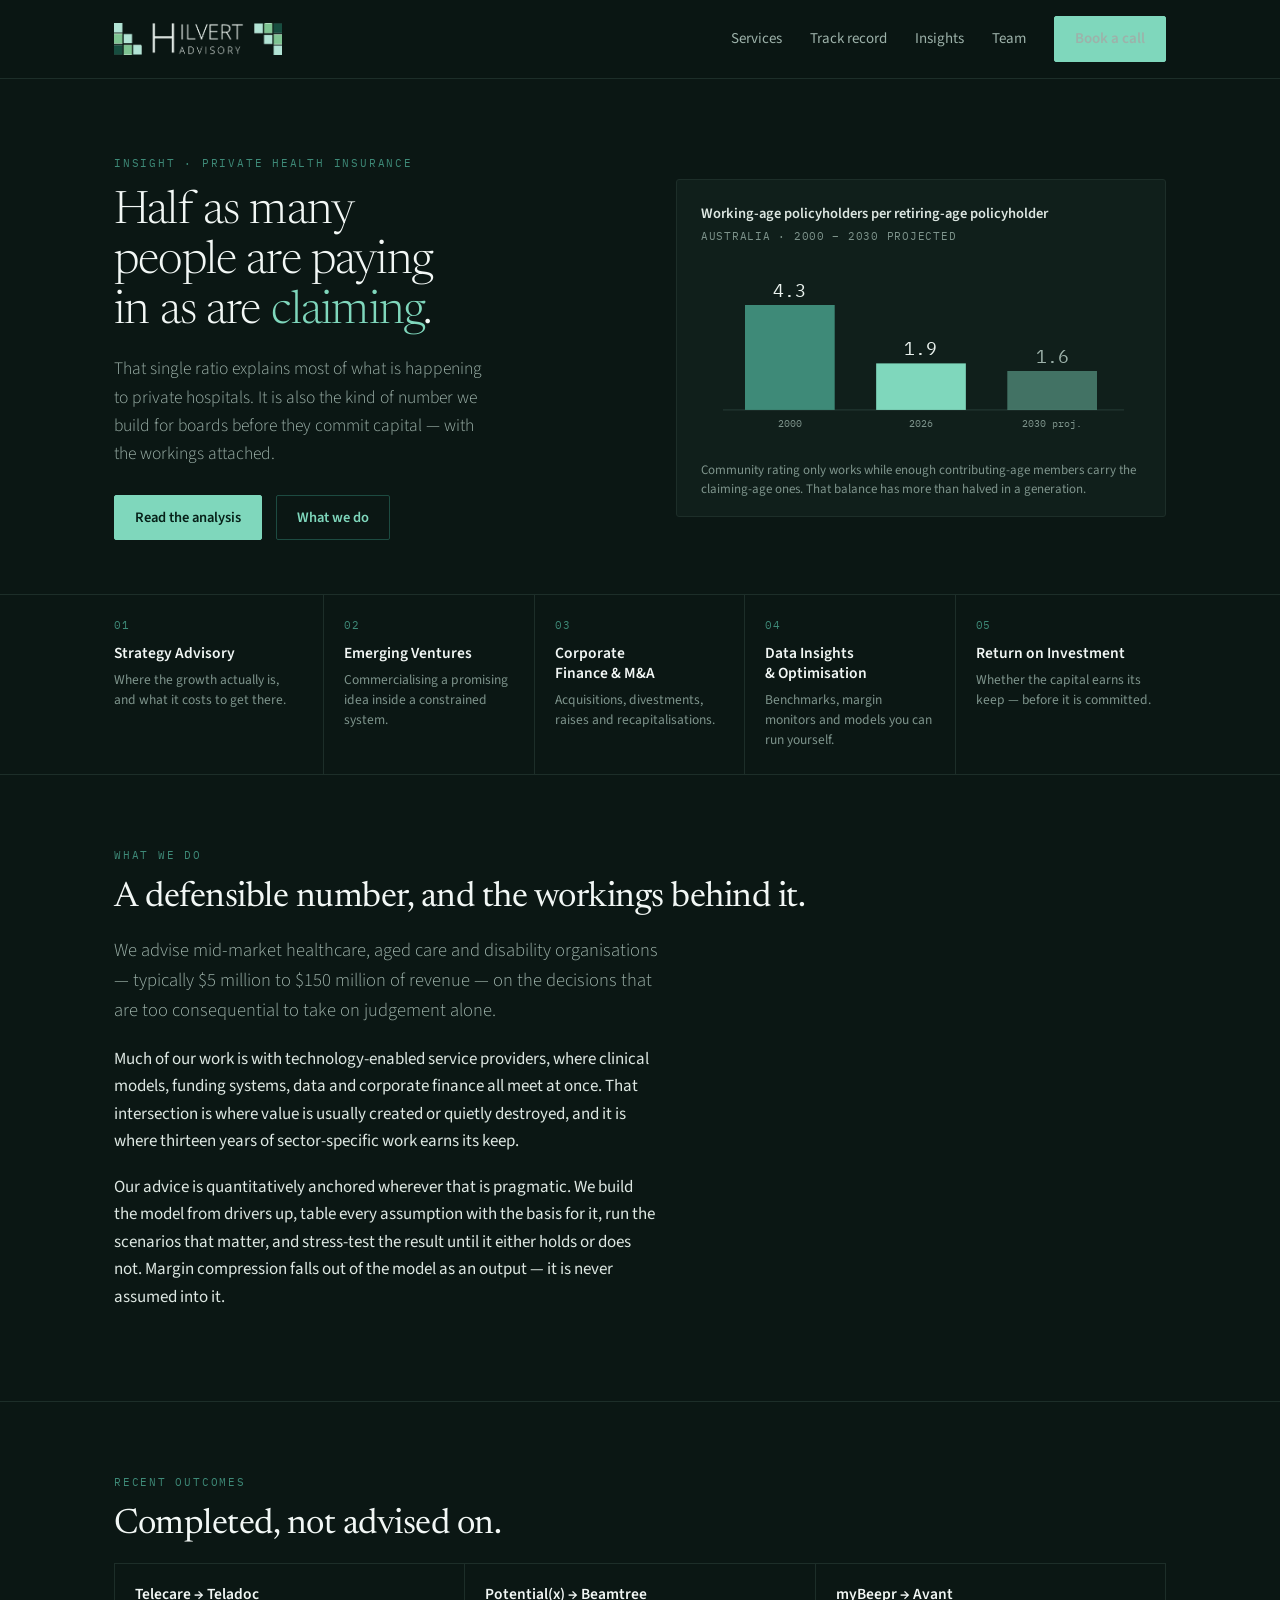
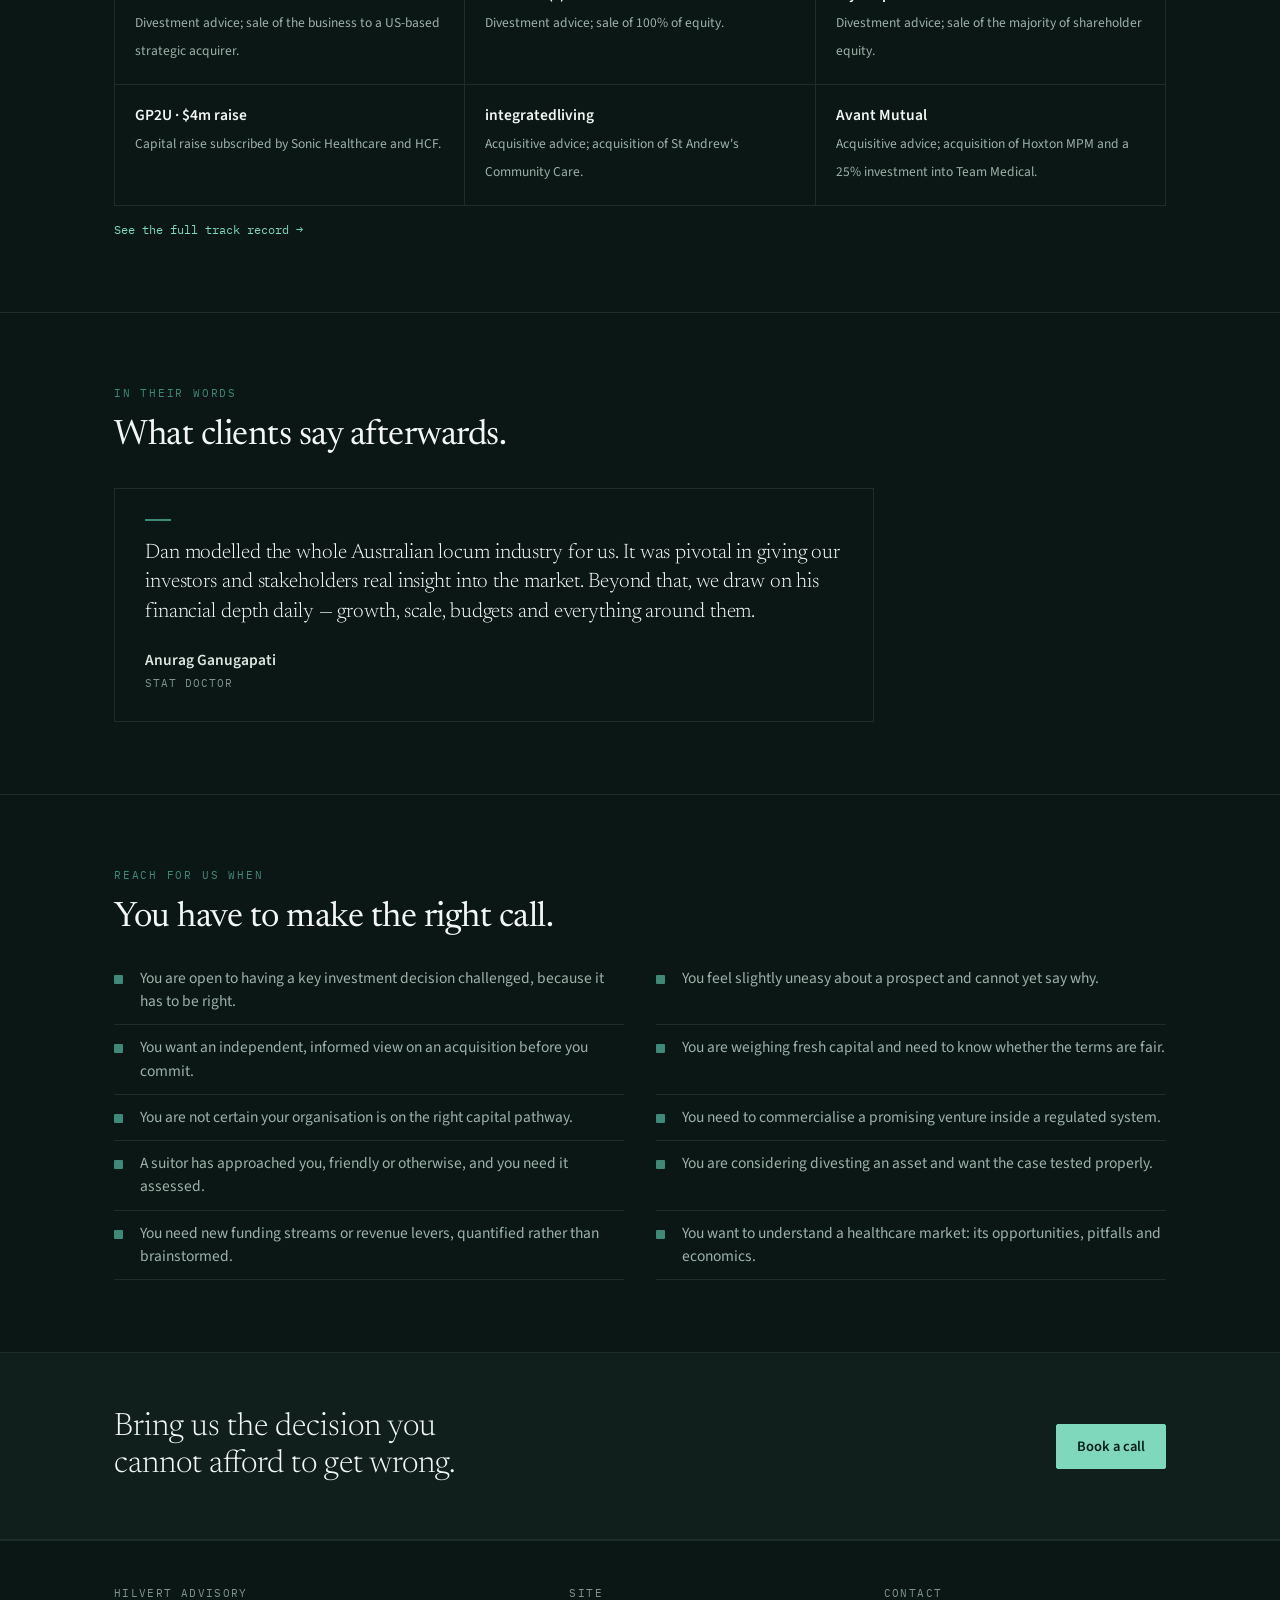
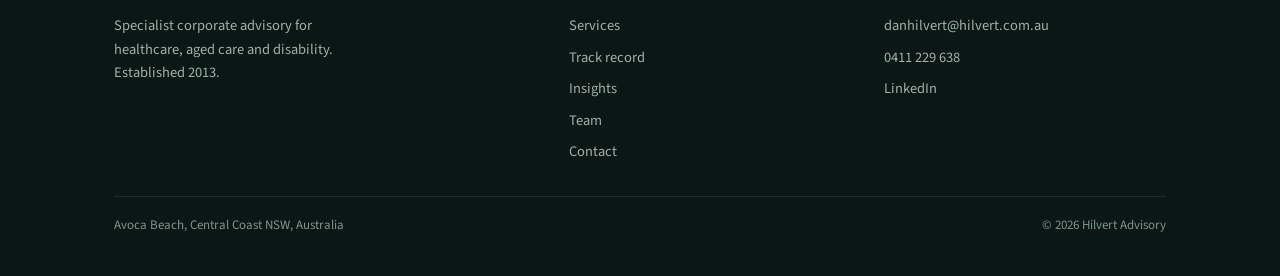
<file: index.html>
<!DOCTYPE html>
<html lang="en-AU">
<head>
<meta charset="utf-8">
<meta name="viewport" content="width=device-width, initial-scale=1">
<title>Hilvert Advisory — corporate advisory for healthcare, aged care and disability</title>
<meta name="description" content="Specialist corporate advisory for Australian healthcare, aged care and disability organisations. Acquisitions, divestments, capital raises and the financial models a board can defend.">
<link rel="canonical" href="https://www.hilvert.com.au/">
<meta property="og:type" content="website">
<meta property="og:site_name" content="Hilvert Advisory">
<meta property="og:url" content="https://www.hilvert.com.au/">
<meta property="og:title" content="Hilvert Advisory — corporate advisory for healthcare">
<meta property="og:description" content="We build the model your board can defend. Acquisitions, divestments and capital for healthcare, aged care and disability organisations.">
<meta property="og:image" content="https://www.hilvert.com.au/assets/og.png">
<meta property="og:image:width" content="1200">
<meta property="og:image:height" content="630">
<meta name="twitter:card" content="summary_large_image">
<link rel="icon" href="/assets/favicon.svg" type="image/svg+xml">
<link rel="preconnect" href="https://fonts.gstatic.com" crossorigin>
<link rel="stylesheet" href="https://fonts.googleapis.com/css2?family=Newsreader:opsz,wght@6..72,300;6..72,400;6..72,500&family=Source+Sans+3:wght@300;400;600;700&family=IBM+Plex+Mono:wght@400;500&display=swap">
<link rel="stylesheet" href="/assets/site.css">
<script type="application/ld+json">
{"@context":"https://schema.org","@type":"ProfessionalService","@id":"https://www.hilvert.com.au/#firm",
"name":"Hilvert Advisory","description":"Specialist corporate advisory for healthcare, aged care and disability organisations in Australia.",
"url":"https://www.hilvert.com.au/","foundingDate":"2013","telephone":"+61411229638","email":"danhilvert@hilvert.com.au",
"address":{"@type":"PostalAddress","addressLocality":"Avoca Beach","addressRegion":"NSW","addressCountry":"AU"},
"areaServed":{"@type":"Country","name":"Australia"},
"founder":{"@type":"Person","name":"Dan Hilvert","jobTitle":"Principal","sameAs":"https://www.linkedin.com/in/danhilvert/"},
"knowsAbout":["Healthcare mergers and acquisitions","Aged care","Disability services","Private health insurance","Telehealth","Financial modelling","Capital raising"]}
</script>
<!-- Analytics: replace G-XXXXXXX with the GA4 measurement ID, then uncomment.
<script async src="https://www.googletagmanager.com/gtag/js?id=G-XXXXXXX"></script>
<script>window.dataLayer=window.dataLayer||[];function gtag(){dataLayer.push(arguments)}gtag('js',new Date());gtag('config','G-XXXXXXX');</script>
-->
</head>
<body>
<a class="skip" href="#main">Skip to content</a>

<header class="site-head">
  <div class="wrap">
    <a class="brand" href="/" aria-label="Hilvert Advisory — home">
      <img src="/assets/images/hilvert-logo-light.png" alt="Hilvert Advisory"
           width="383" height="73" fetchpriority="high">
    </a>
    <button class="navtoggle" aria-expanded="false" aria-controls="nav">Menu</button>
    <nav class="nav" id="nav" aria-label="Main">
      <a href="/services.html">Services</a>
      <a href="/track-record.html">Track record</a>
      <a href="/insights/">Insights</a>
      <a href="/team.html">Team</a>
      <a class="btn" href="/contact.html">Book a call</a>
    </nav>
  </div>
</header>

<main id="main">

<section class="hero">
  <div class="wrap grid">
    <div>
      <p class="tag">Insight · Private health insurance</p>
      <h1>Half as many people are paying in as are <em>claiming</em>.</h1>
      <p class="lede">That single ratio explains most of what is happening to private hospitals. It is also the kind of number we build for boards before they commit capital — with the workings attached.</p>
      <div class="cta-row">
        <a class="btn" href="/insights/private-health-insurance-age-ratio/">Read the analysis</a>
        <a class="btn btn--ghost" href="/services.html">What we do</a>
      </div>
    </div>

    <figure class="card">
      <h3>Working-age policyholders per retiring-age policyholder</h3>
      <p class="sub">Australia · 2000 – 2030 projected</p>
      <svg viewBox="0 0 520 210" width="100%" role="img" aria-labelledby="chart-title chart-desc">
        <title id="chart-title">Falling ratio of working-age to retiring-age private health insurance policyholders</title>
        <desc id="chart-desc">The ratio falls from 4.3 in 2000, to 1.9 in 2026, to a projected 1.6 in 2030.</desc>
        <line x1="26" y1="176" x2="500" y2="176" stroke="#2A423B" stroke-width="1"></line>
        <rect x="52"  y="52"  width="106" height="124" fill="#3E8A78"></rect>
        <rect x="207" y="121" width="106" height="55"  fill="#7FD7BC"></rect>
        <rect x="362" y="130" width="106" height="46"  fill="#7FD7BC" opacity="0.45"></rect>
        <text x="105" y="42"  fill="#EAF2EE" font-family="IBM Plex Mono, monospace" font-size="21" text-anchor="middle">4.3</text>
        <text x="260" y="111" fill="#EAF2EE" font-family="IBM Plex Mono, monospace" font-size="21" text-anchor="middle">1.9</text>
        <text x="415" y="120" fill="#9DB2AA" font-family="IBM Plex Mono, monospace" font-size="21" text-anchor="middle">1.6</text>
        <text x="105" y="196" fill="#7E948C" font-family="IBM Plex Mono, monospace" font-size="12" text-anchor="middle">2000</text>
        <text x="260" y="196" fill="#7E948C" font-family="IBM Plex Mono, monospace" font-size="12" text-anchor="middle">2026</text>
        <text x="415" y="196" fill="#7E948C" font-family="IBM Plex Mono, monospace" font-size="12" text-anchor="middle">2030 proj.</text>
      </svg>
      <figcaption>Community rating only works while enough contributing-age members carry the claiming-age ones. That balance has more than halved in a generation.</figcaption>
    </figure>
  </div>
</section>

<div class="striprow">
<nav class="strip" aria-label="Services">
  <a href="/services.html#strategy"><span class="n">01</span><span class="t">Strategy Advisory</span><p>Where the growth actually is, and what it costs to get there.</p></a>
  <a href="/services.html#ventures"><span class="n">02</span><span class="t">Emerging Ventures</span><p>Commercialising a promising idea inside a constrained system.</p></a>
  <a href="/services.html#corporate-finance"><span class="n">03</span><span class="t">Corporate Finance &amp; M&amp;A</span><p>Acquisitions, divestments, raises and recapitalisations.</p></a>
  <a href="/services.html#data"><span class="n">04</span><span class="t">Data Insights &amp; Optimisation</span><p>Benchmarks, margin monitors and models you can run yourself.</p></a>
  <a href="/services.html#roi"><span class="n">05</span><span class="t">Return on Investment</span><p>Whether the capital earns its keep — before it is committed.</p></a>
</nav>
</div>

<section class="section">
  <div class="wrap">
    <p class="tag">What we do</p>
    <h2>A defensible number, and the workings behind it.</h2>
    <div class="prose">
      <p class="lead">We advise mid-market healthcare, aged care and disability organisations — typically $5&nbsp;million to $150&nbsp;million of revenue — on the decisions that are too consequential to take on judgement alone.</p>
      <p>Much of our work is with technology-enabled service providers, where clinical models, funding systems, data and corporate finance all meet at once. That intersection is where value is usually created or quietly destroyed, and it is where thirteen years of sector-specific work earns its keep.</p>
      <p>Our advice is quantitatively anchored wherever that is pragmatic. We build the model from drivers up, table every assumption with the basis for it, run the scenarios that matter, and stress-test the result until it either holds or does not. Margin compression falls out of the model as an output — it is never assumed into it.</p>
    </div>
  </div>
</section>

<section class="section section--rule">
  <div class="wrap">
    <p class="tag">Recent outcomes</p>
    <h2>Completed, not advised on.</h2>
    <div class="deals">
      <div><b>Telecare → Teladoc</b><span>Divestment advice; sale of the business to a US-based strategic acquirer.</span></div>
      <div><b>Potential(x) → Beamtree</b><span>Divestment advice; sale of 100% of equity.</span></div>
      <div><b>myBeepr → Avant</b><span>Divestment advice; sale of the majority of shareholder equity.</span></div>
      <div><b>GP2U · $4m raise</b><span>Capital raise subscribed by Sonic Healthcare and HCF.</span></div>
      <div><b>integratedliving</b><span>Acquisitive advice; acquisition of St Andrew's Community Care.</span></div>
      <div><b>Avant Mutual</b><span>Acquisitive advice; acquisition of Hoxton MPM and a 25% investment into Team&nbsp;Medical.</span></div>
    </div>
    <p class="count"><a href="/track-record.html">See the full track record →</a></p>
  </div>
</section>

<section class="section section--rule">
  <div class="wrap">
    <p class="tag">In their words</p>
    <h2>What clients say afterwards.</h2>
    <div class="quotes quotes--one" style="margin-top:32px">
      <figure>
        <blockquote>Dan modelled the whole Australian locum industry for us. It was pivotal in
        giving our investors and stakeholders real insight into the market. Beyond that, we draw
        on his financial depth daily — growth, scale, budgets and everything around them.</blockquote>
        <figcaption>
          <span class="who">Anurag Ganugapati</span>
          <span class="where">Stat Doctor</span>
        </figcaption>
      </figure>
    </div>
  </div>
</section>

<section class="section section--rule">
  <div class="wrap">
    <p class="tag">Reach for us when</p>
    <h2>You have to make the right call.</h2>
    <ul class="checks">
      <li>You are open to having a key investment decision challenged, because it has to be right.</li>
      <li>You feel slightly uneasy about a prospect and cannot yet say why.</li>
      <li>You want an independent, informed view on an acquisition before you commit.</li>
      <li>You are weighing fresh capital and need to know whether the terms are fair.</li>
      <li>You are not certain your organisation is on the right capital pathway.</li>
      <li>You need to commercialise a promising venture inside a regulated system.</li>
      <li>A suitor has approached you, friendly or otherwise, and you need it assessed.</li>
      <li>You are considering divesting an asset and want the case tested properly.</li>
      <li>You need new funding streams or revenue levers, quantified rather than brainstormed.</li>
      <li>You want to understand a healthcare market: its opportunities, pitfalls and economics.</li>
    </ul>
  </div>
</section>

<section class="band">
  <div class="wrap">
    <h2>Bring us the decision you cannot afford to get wrong.</h2>
    <a class="btn" href="/contact.html">Book a call</a>
  </div>
</section>

</main>

<footer class="site-foot">
  <div class="wrap">
    <div class="cols">
      <div>
        <h4>Hilvert Advisory</h4>
        <p style="color:var(--text-2);max-width:34ch;margin:0">Specialist corporate advisory for healthcare, aged care and disability. Established 2013.</p>
      </div>
      <div>
        <h4>Site</h4>
        <ul>
          <li><a href="/services.html">Services</a></li>
          <li><a href="/track-record.html">Track record</a></li>
          <li><a href="/insights/">Insights</a></li>
          <li><a href="/team.html">Team</a></li>
          <li><a href="/contact.html">Contact</a></li>
        </ul>
      </div>
      <div>
        <h4>Contact</h4>
        <ul>
          <li><a href="mailto:danhilvert@hilvert.com.au">danhilvert@hilvert.com.au</a></li>
          <li><a href="tel:+61411229638">0411 229 638</a></li>
          <li><a href="https://www.linkedin.com/in/danhilvert/" rel="noopener">LinkedIn</a></li>
        </ul>
      </div>
    </div>
    <div class="fine">
      <span>Avoca Beach, Central Coast NSW, Australia</span>
      <span>© 2026 Hilvert Advisory</span>
    </div>
  </div>
</footer>

<script src="/assets/site.js" defer></script>
</body>
</html>
</file>
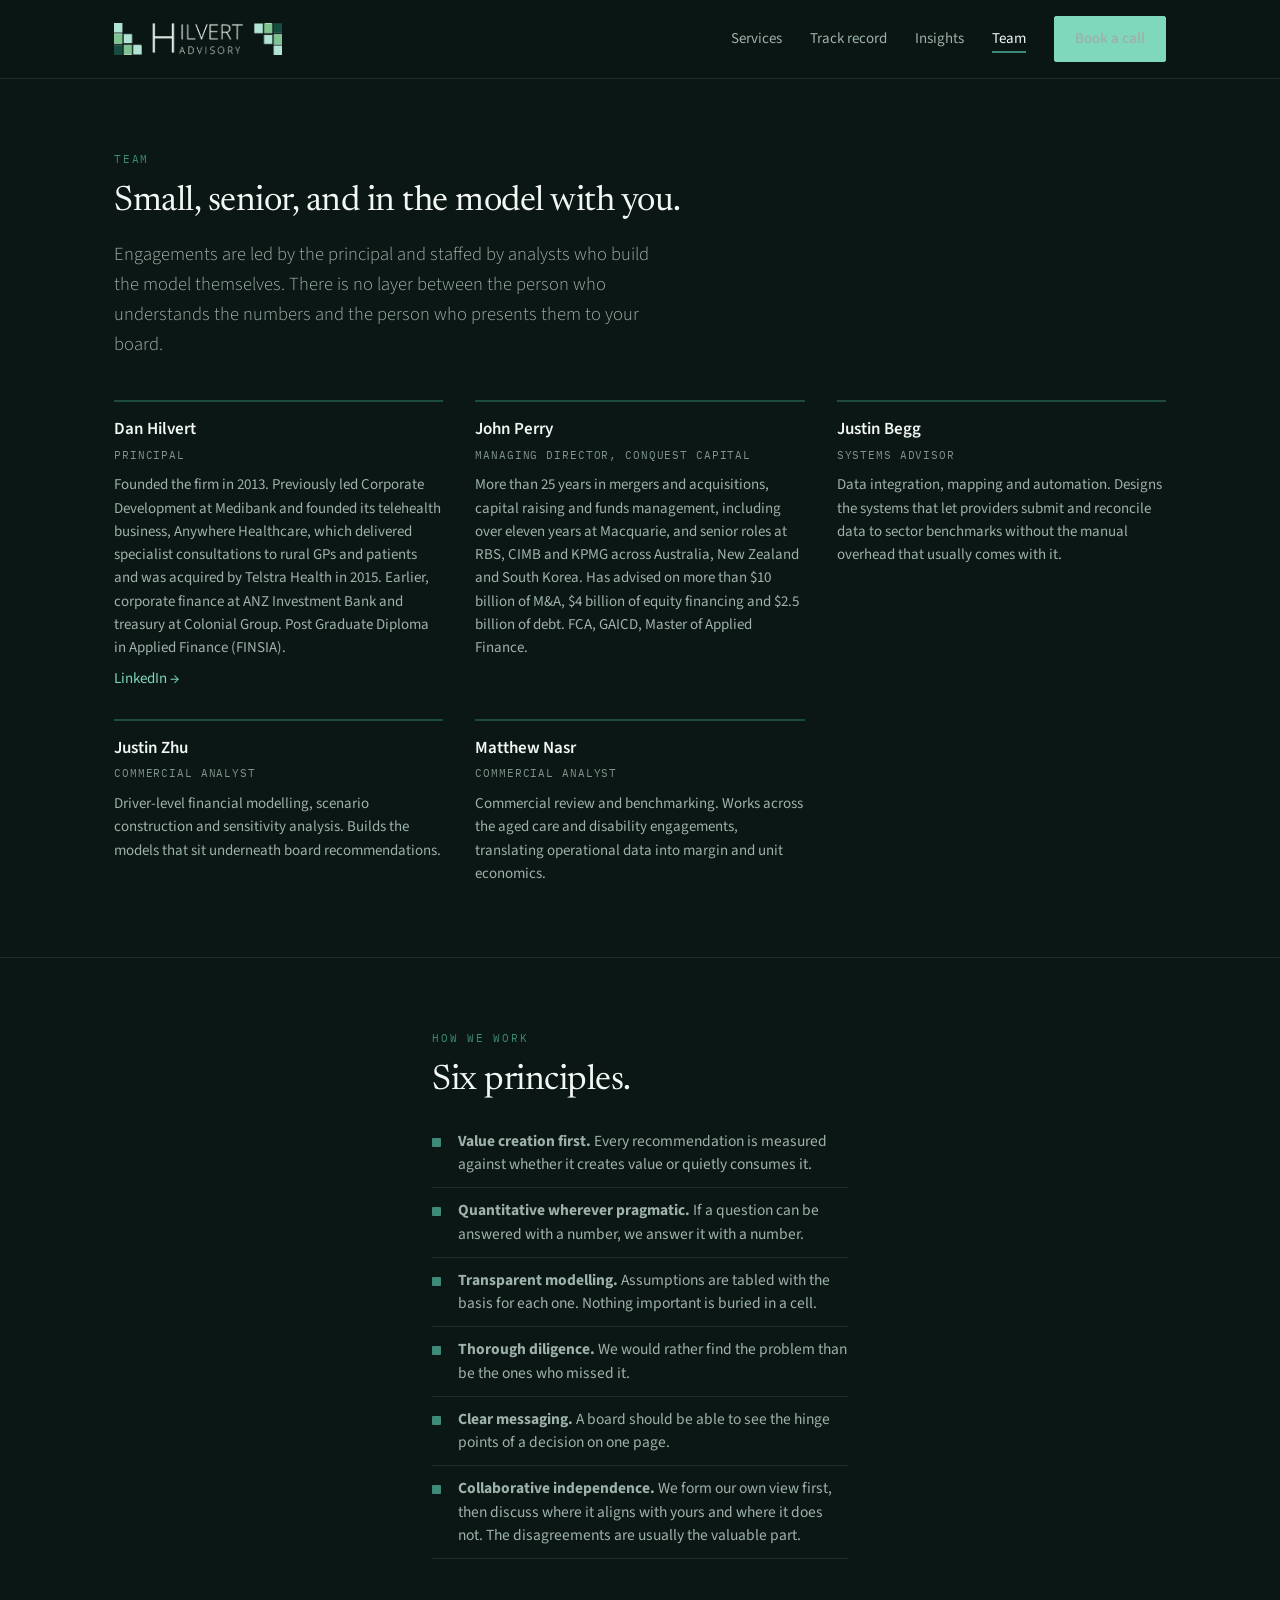
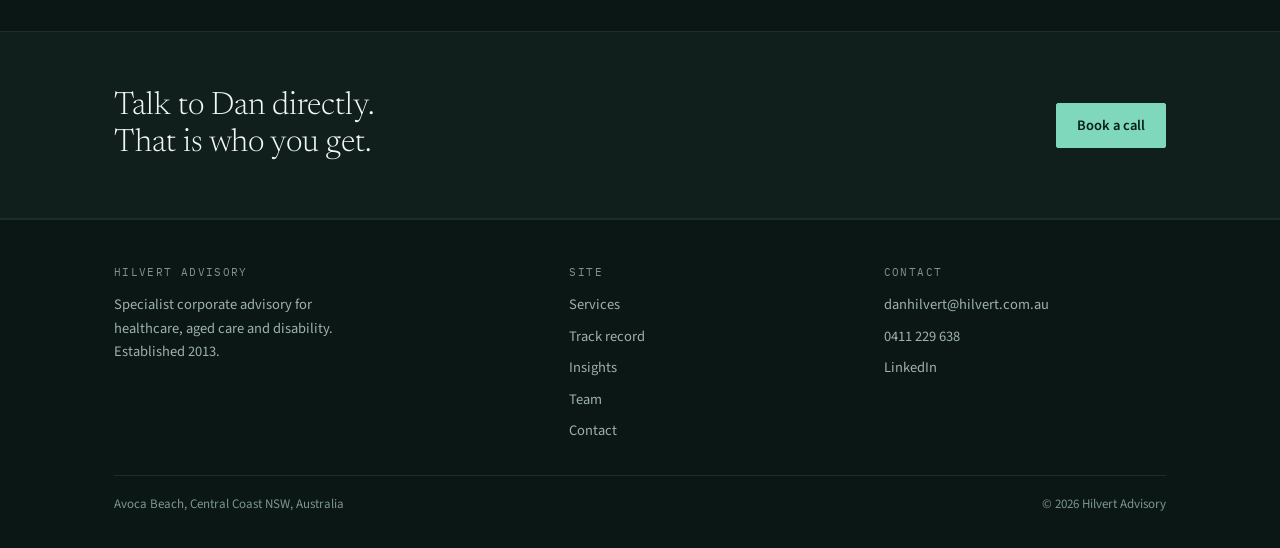
<file: about/index.html>
<!DOCTYPE html>
<html lang="en-AU">
<head>
<meta charset="utf-8">
<meta http-equiv="refresh" content="0; url=/team.html">
<link rel="canonical" href="https://www.hilvert.com.au/team.html">
<title>Redirecting — Hilvert Advisory</title>
</head>
<body>
<p>This page has moved to <a href="/team.html">hilvert.com.au/team.html</a>.</p>
</body>
</html>
</file>
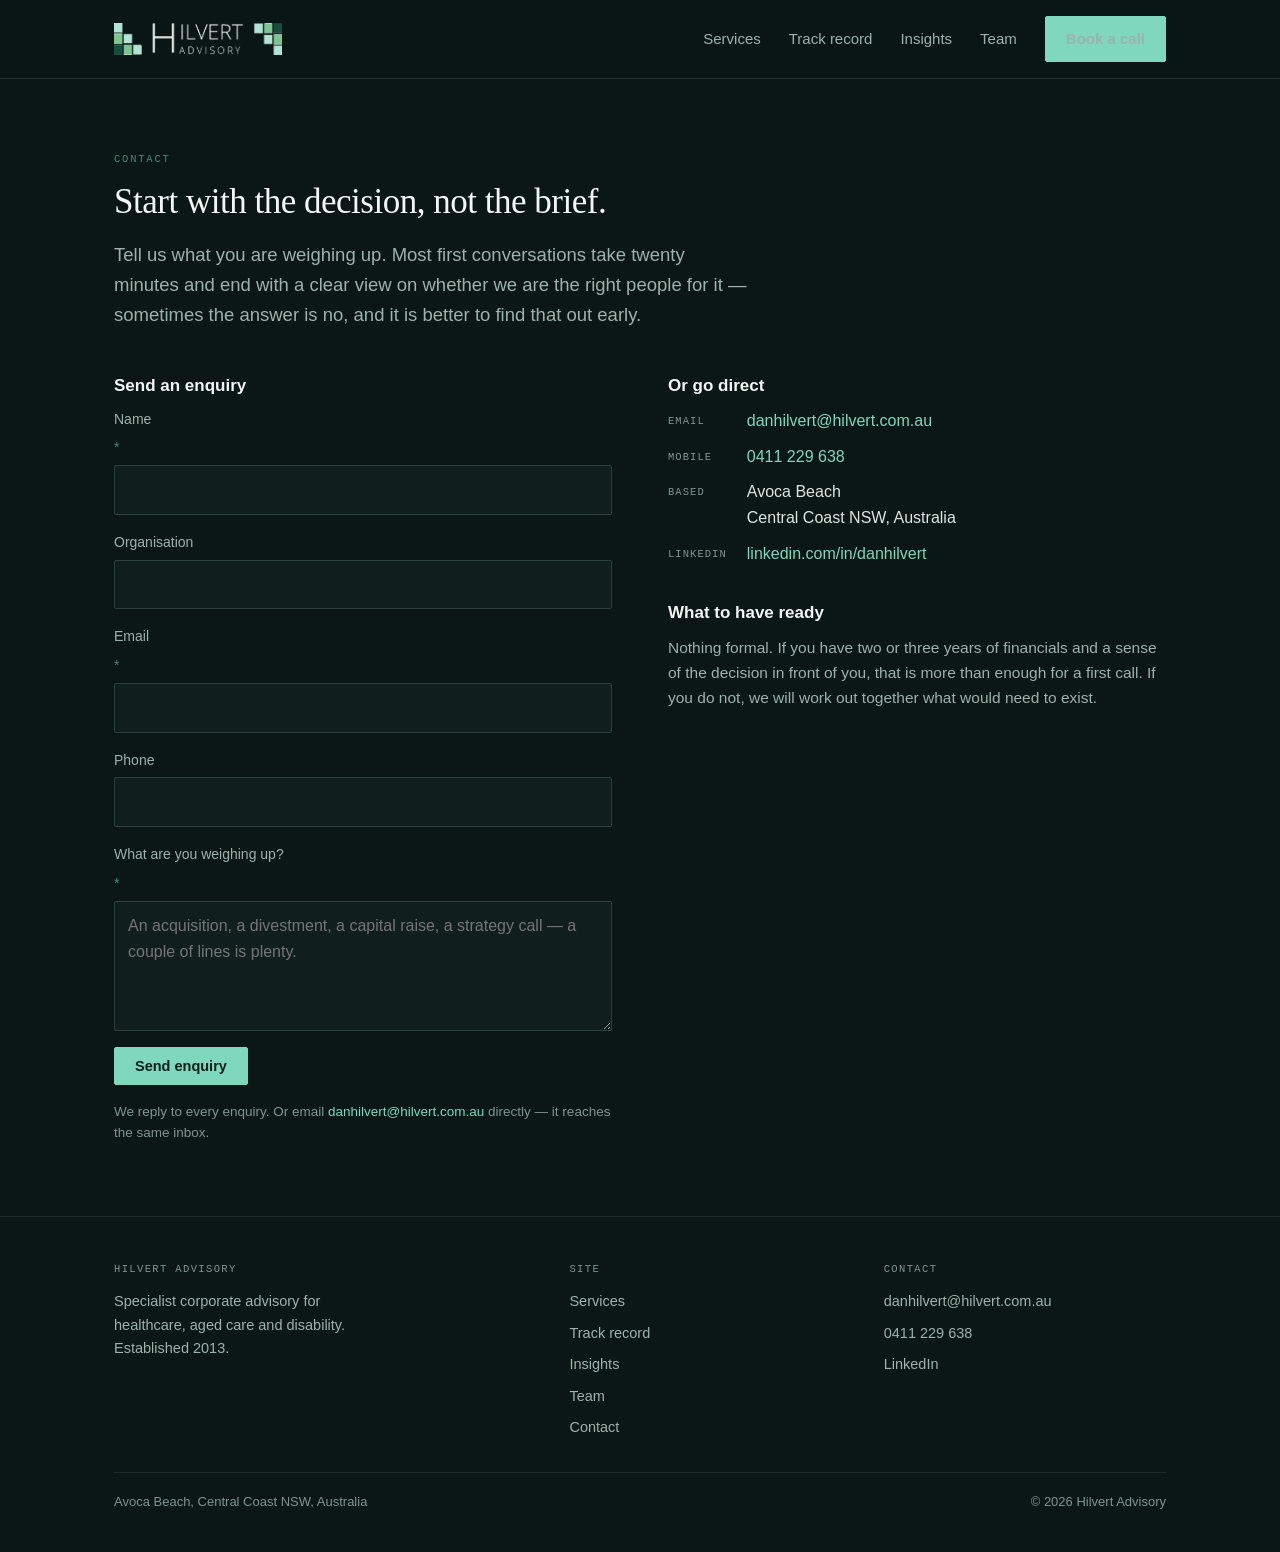
<file: contact/index.html>
<!DOCTYPE html>
<html lang="en-AU">
<head>
<meta charset="utf-8">
<meta http-equiv="refresh" content="0; url=/contact.html">
<link rel="canonical" href="https://www.hilvert.com.au/contact.html">
<title>Redirecting — Hilvert Advisory</title>
</head>
<body>
<p>This page has moved to <a href="/contact.html">hilvert.com.au/contact.html</a>.</p>
</body>
</html>
</file>
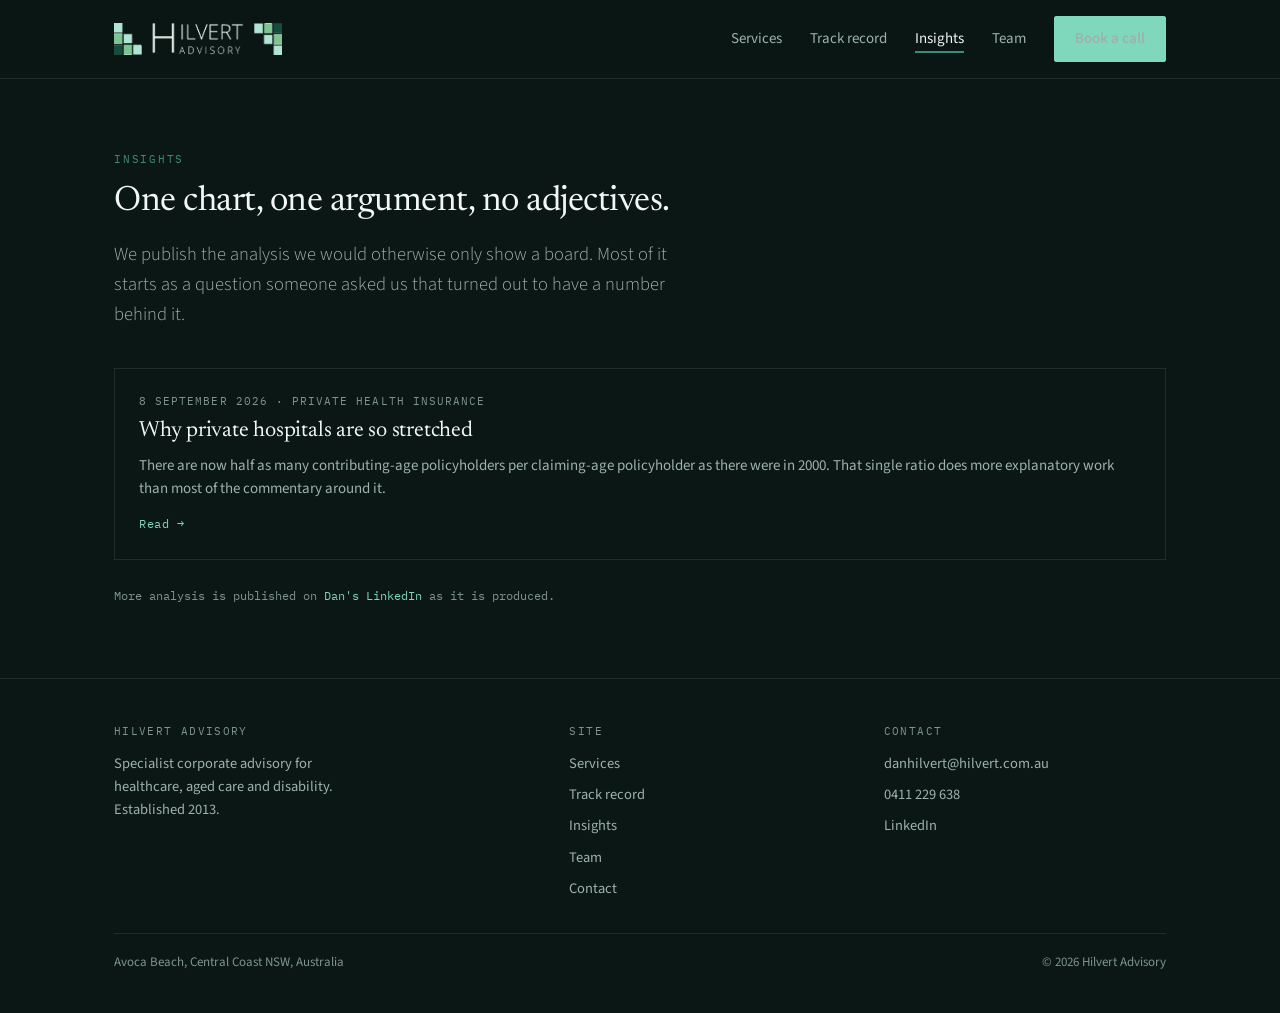
<file: insights/index.html>
<!DOCTYPE html>
<html lang="en-AU">
<head>
<meta charset="utf-8">
<meta name="viewport" content="width=device-width, initial-scale=1">
<title>Insights — Hilvert Advisory</title>
<meta name="description" content="Analysis of Australian healthcare economics: private health insurance, aged care, disability funding and the numbers underneath them.">
<link rel="canonical" href="https://www.hilvert.com.au/insights/">
<meta property="og:type" content="website">
<meta property="og:site_name" content="Hilvert Advisory">
<meta property="og:url" content="https://www.hilvert.com.au/insights/">
<meta property="og:title" content="Insights — Hilvert Advisory">
<meta property="og:description" content="Analysis of Australian healthcare economics: private health insurance, aged care, disability funding and the numbers underneath them.">
<meta property="og:image" content="https://www.hilvert.com.au/assets/og.png">
<meta property="og:image:width" content="1200">
<meta property="og:image:height" content="630">
<meta name="twitter:card" content="summary_large_image">
<link rel="icon" href="/assets/favicon.svg" type="image/svg+xml">
<link rel="preconnect" href="https://fonts.gstatic.com" crossorigin>
<link rel="stylesheet" href="https://fonts.googleapis.com/css2?family=Newsreader:opsz,wght@6..72,300;6..72,400;6..72,500&family=Source+Sans+3:wght@300;400;600;700&family=IBM+Plex+Mono:wght@400;500&display=swap">
<link rel="stylesheet" href="/assets/site.css">
</head>
<body>
<a class="skip" href="#main">Skip to content</a>

<header class="site-head">
  <div class="wrap">
    <a class="brand" href="/" aria-label="Hilvert Advisory — home">
      <img src="/assets/images/hilvert-logo-light.png" alt="Hilvert Advisory"
           width="383" height="73" fetchpriority="high">
    </a>
    <button class="navtoggle" aria-expanded="false" aria-controls="nav">Menu</button>
    <nav class="nav" id="nav" aria-label="Main">
      <a href="/services.html">Services</a>
      <a href="/track-record.html">Track record</a>
      <a href="/insights/" aria-current="page">Insights</a>
      <a href="/team.html">Team</a>
      <a class="btn" href="/contact.html">Book a call</a>
    </nav>
  </div>
</header>

<main id="main">

<section class="section"><div class="wrap">
  <p class="tag">Insights</p>
  <h2>One chart, one argument, no adjectives.</h2>
  <p class="lead">We publish the analysis we would otherwise only show a board. Most of it starts as a question someone asked us that turned out to have a number behind it.</p>
  <div class="posts" style="margin-top:38px"><article>
  <p class="meta">8 September 2026 · Private health insurance</p>
  <h3><a href="/insights/private-health-insurance-age-ratio/">Why private hospitals are so stretched</a></h3>
  <p>There are now half as many contributing-age policyholders per claiming-age policyholder as there were in 2000. That single ratio does more explanatory work than most of the commentary around it.</p>
  <p class="more"><a href="/insights/private-health-insurance-age-ratio/">Read →</a></p>
</article></div>
  <p class="count" style="margin-top:26px">More analysis is published on <a href="https://www.linkedin.com/in/danhilvert/" rel="noopener">Dan's LinkedIn</a> as it is produced.</p>
</div></section>
</main>

<footer class="site-foot">
  <div class="wrap">
    <div class="cols">
      <div>
        <h4>Hilvert Advisory</h4>
        <p style="color:var(--text-2);max-width:34ch;margin:0">Specialist corporate advisory for healthcare, aged care and disability. Established 2013.</p>
      </div>
      <div>
        <h4>Site</h4>
        <ul>
          <li><a href="/services.html">Services</a></li>
          <li><a href="/track-record.html">Track record</a></li>
          <li><a href="/insights/">Insights</a></li>
          <li><a href="/team.html">Team</a></li>
          <li><a href="/contact.html">Contact</a></li>
        </ul>
      </div>
      <div>
        <h4>Contact</h4>
        <ul>
          <li><a href="mailto:danhilvert@hilvert.com.au">danhilvert@hilvert.com.au</a></li>
          <li><a href="tel:+61411229638">0411 229 638</a></li>
          <li><a href="https://www.linkedin.com/in/danhilvert/" rel="noopener">LinkedIn</a></li>
        </ul>
      </div>
    </div>
    <div class="fine">
      <span>Avoca Beach, Central Coast NSW, Australia</span>
      <span>© 2026 Hilvert Advisory</span>
    </div>
  </div>
</footer>

<script src="/assets/site.js" defer></script>
</body>
</html>
</file>
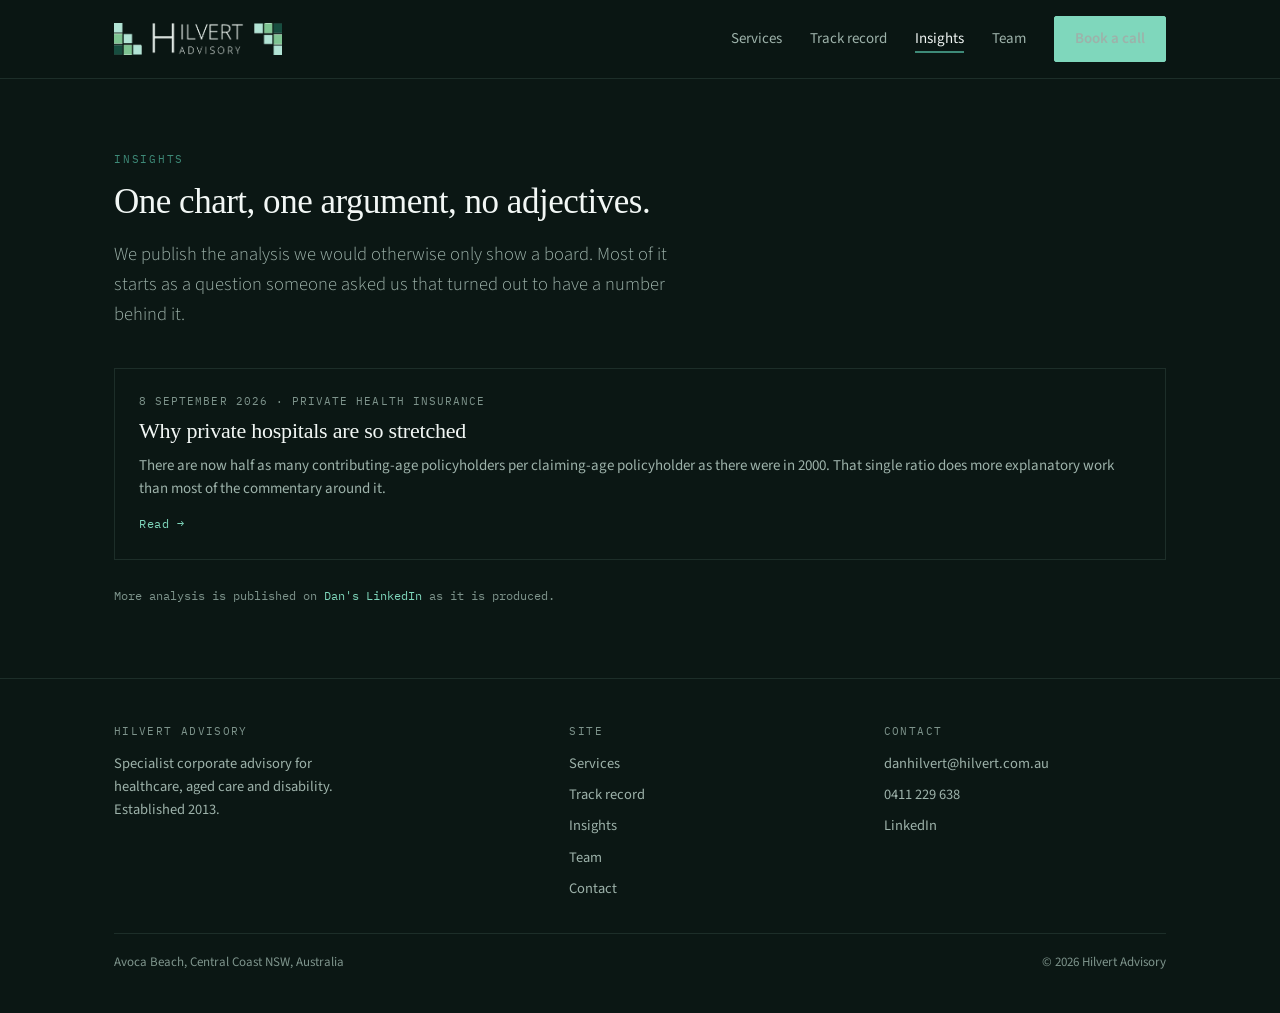
<file: market-insights/index.html>
<!DOCTYPE html>
<html lang="en-AU">
<head>
<meta charset="utf-8">
<meta http-equiv="refresh" content="0; url=/insights/">
<link rel="canonical" href="https://www.hilvert.com.au/insights/">
<title>Redirecting — Hilvert Advisory</title>
</head>
<body>
<p>This page has moved to <a href="/insights/">hilvert.com.au/insights/</a>.</p>
</body>
</html>
</file>
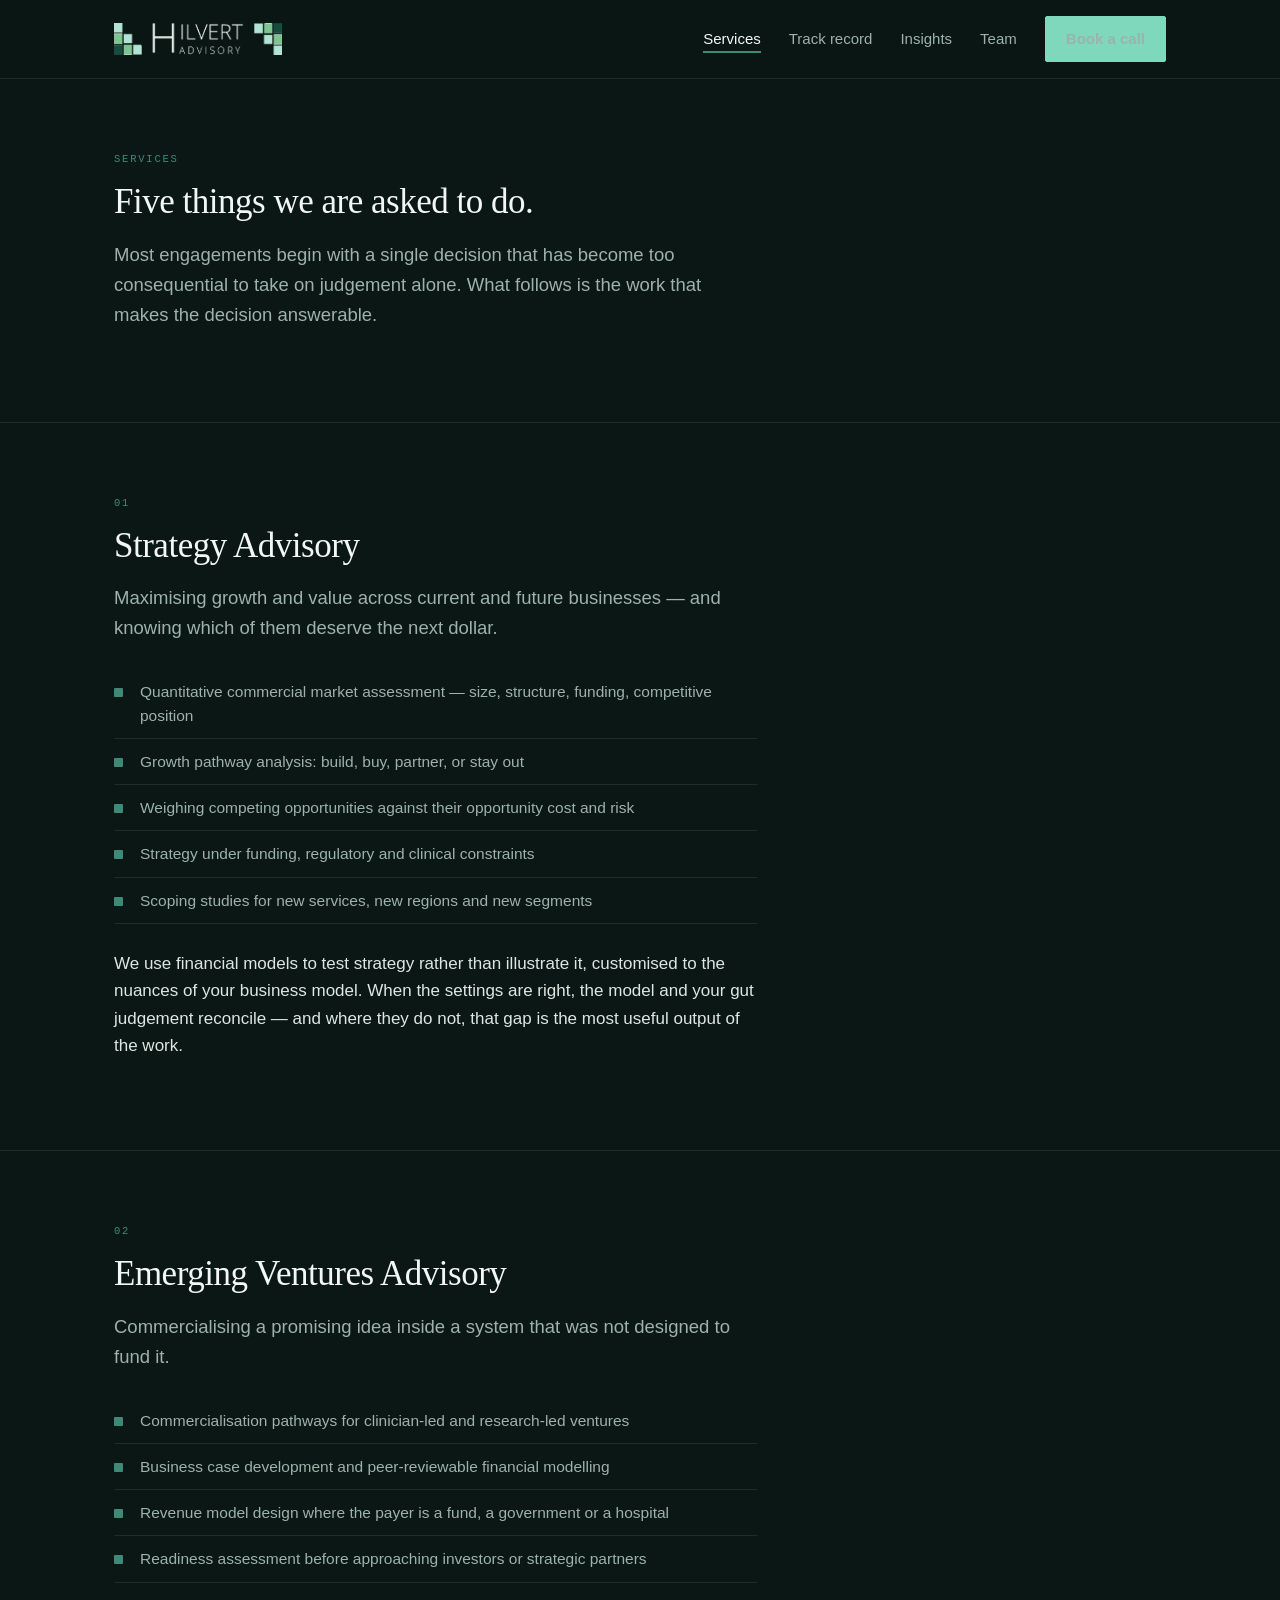
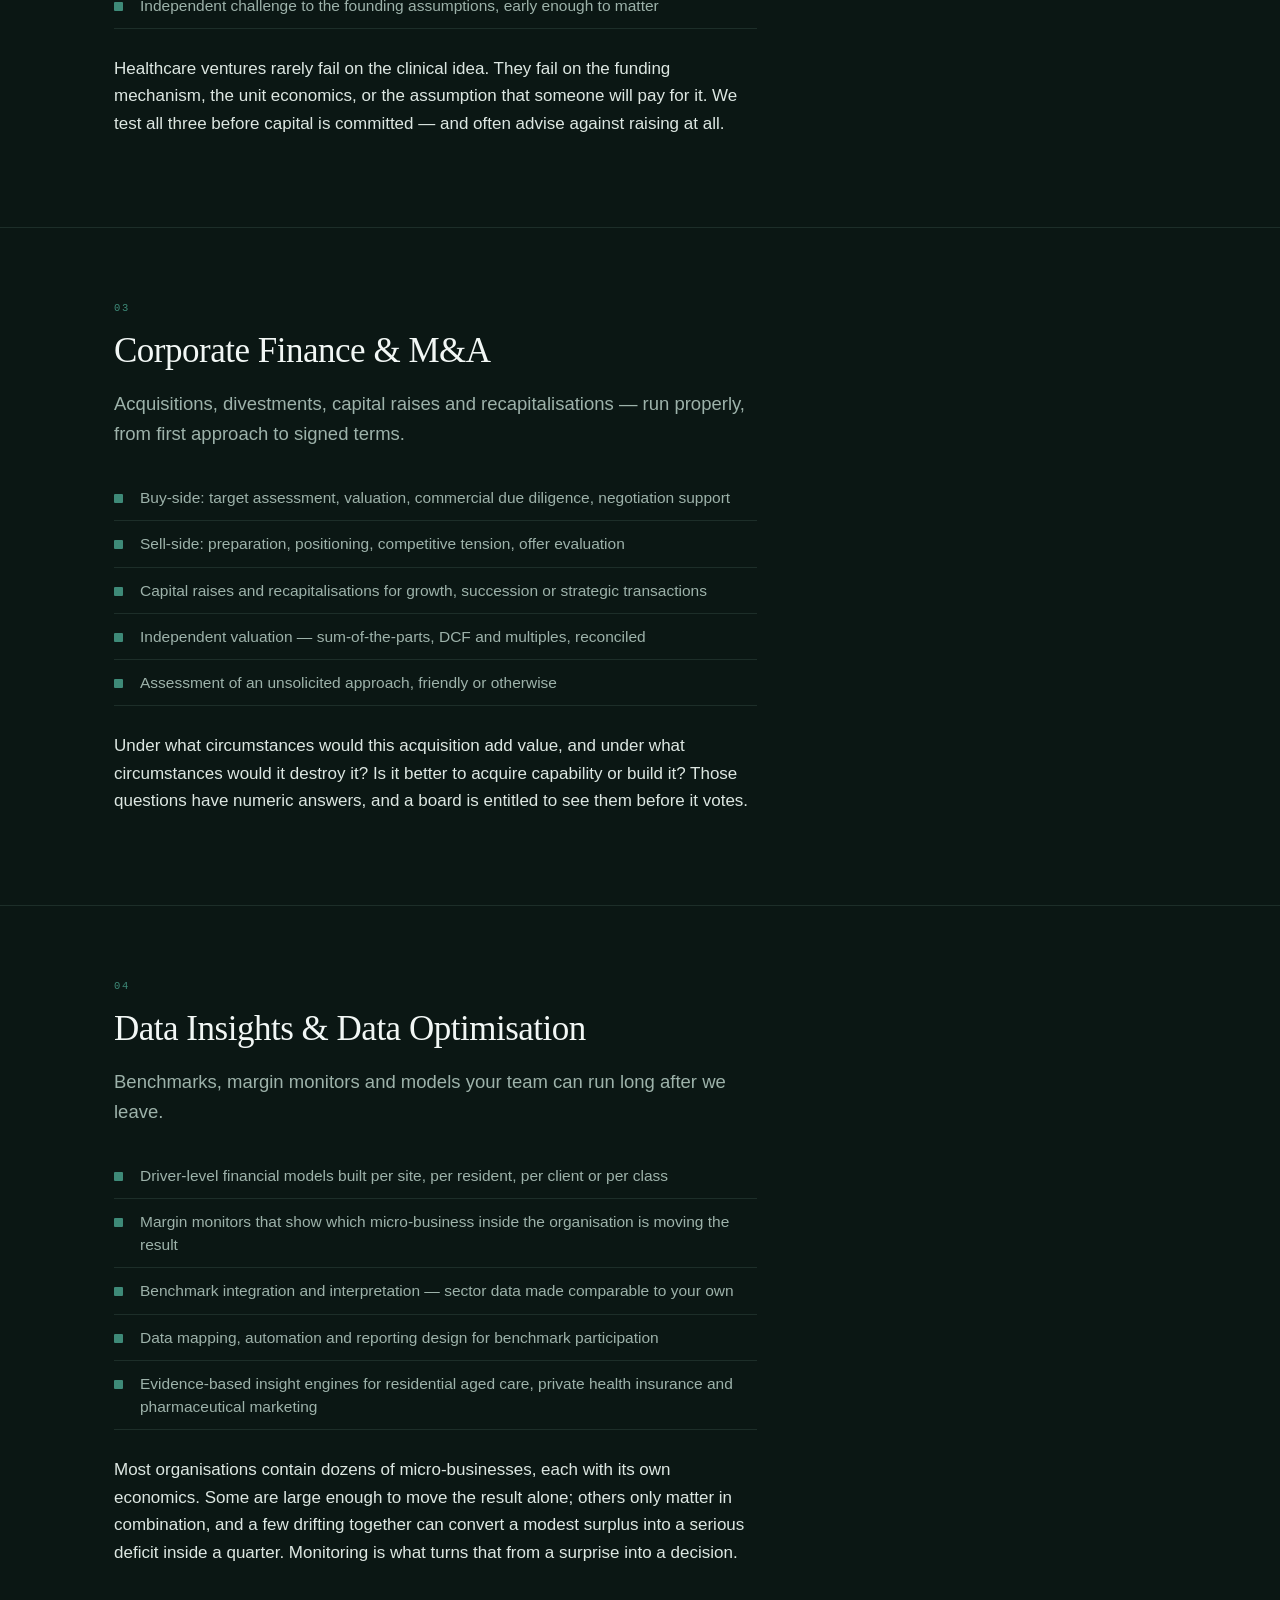
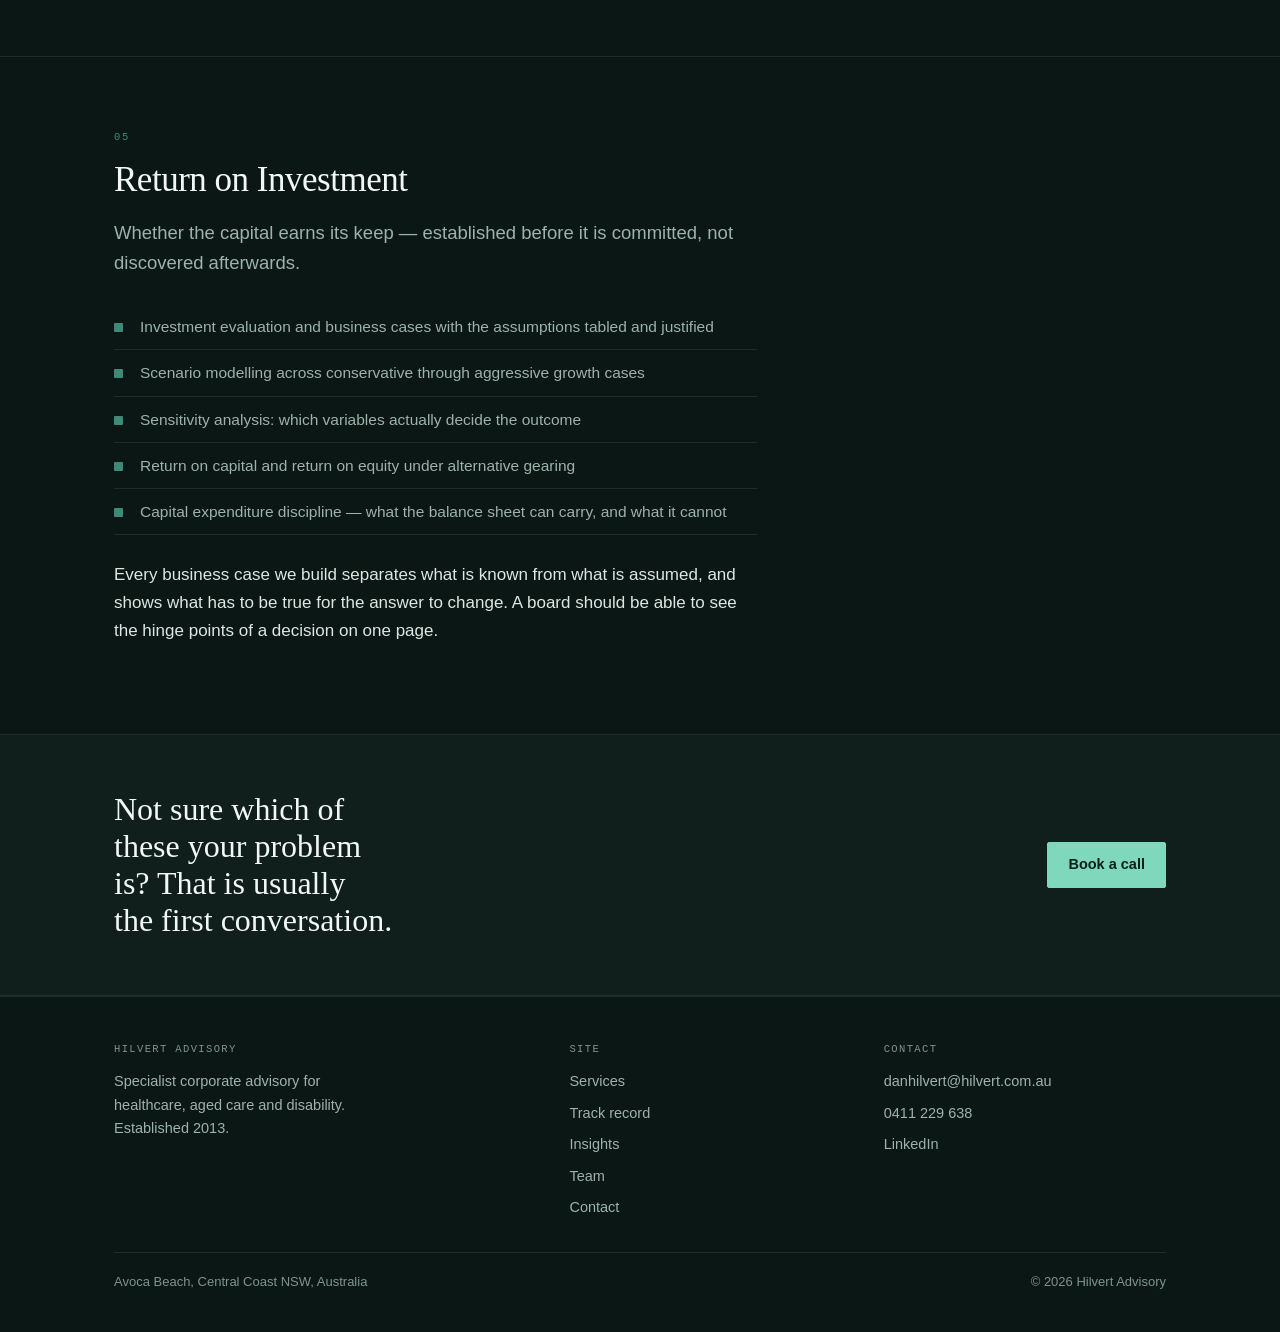
<file: services/index.html>
<!DOCTYPE html>
<html lang="en-AU">
<head>
<meta charset="utf-8">
<meta http-equiv="refresh" content="0; url=/services.html">
<link rel="canonical" href="https://www.hilvert.com.au/services.html">
<title>Redirecting — Hilvert Advisory</title>
</head>
<body>
<p>This page has moved to <a href="/services.html">hilvert.com.au/services.html</a>.</p>
</body>
</html>
</file>
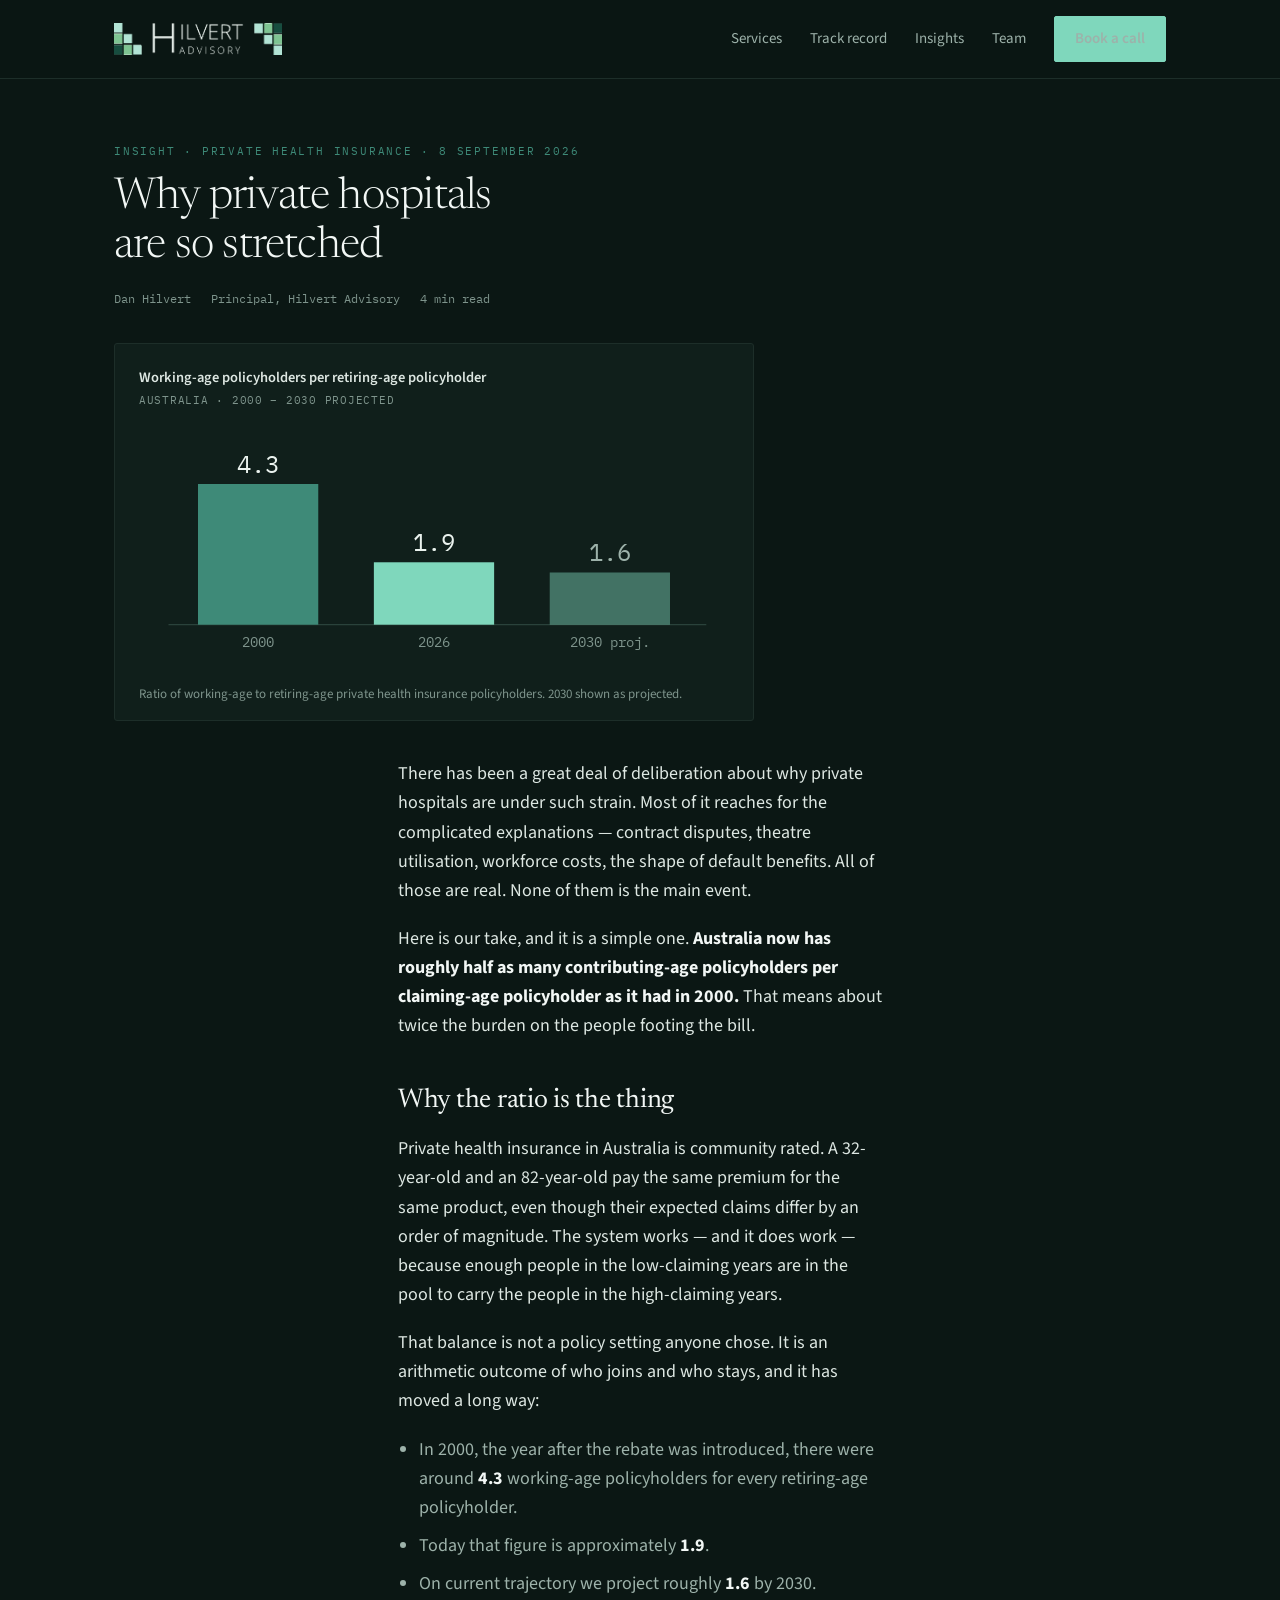
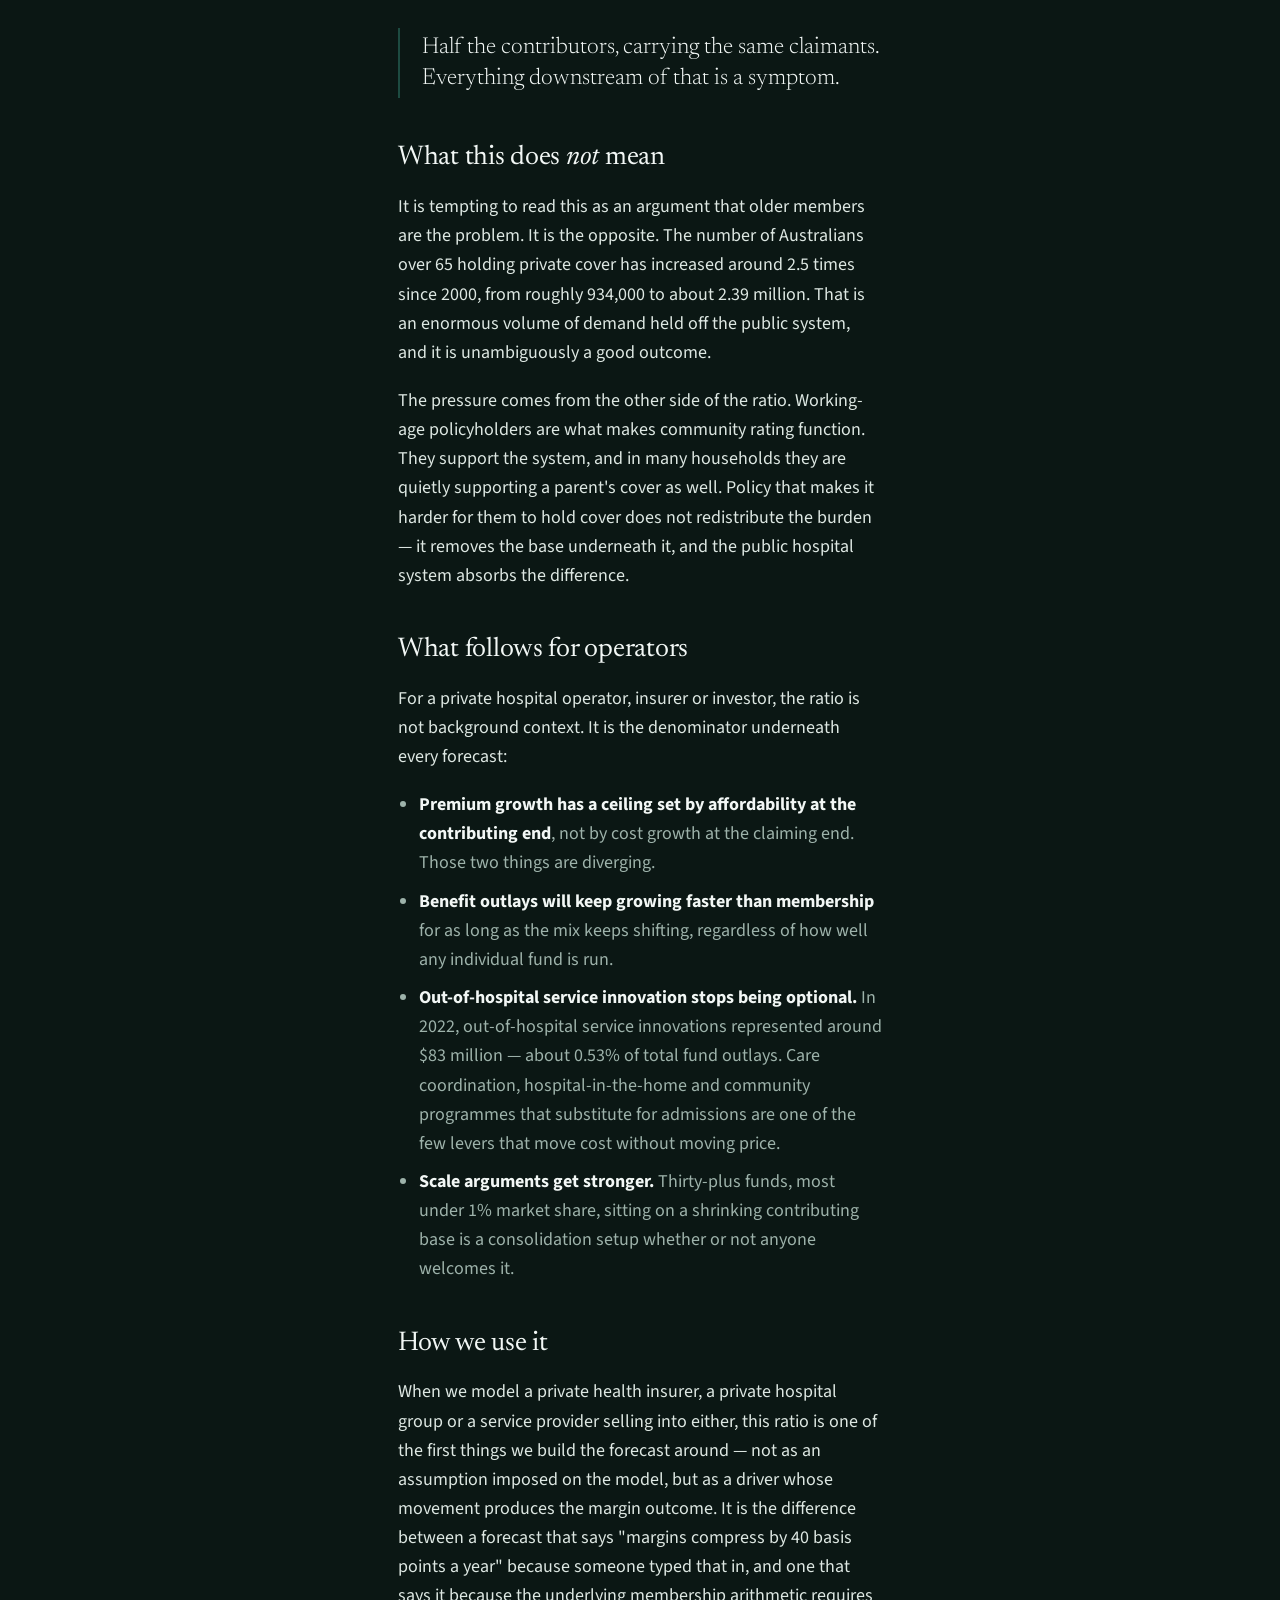
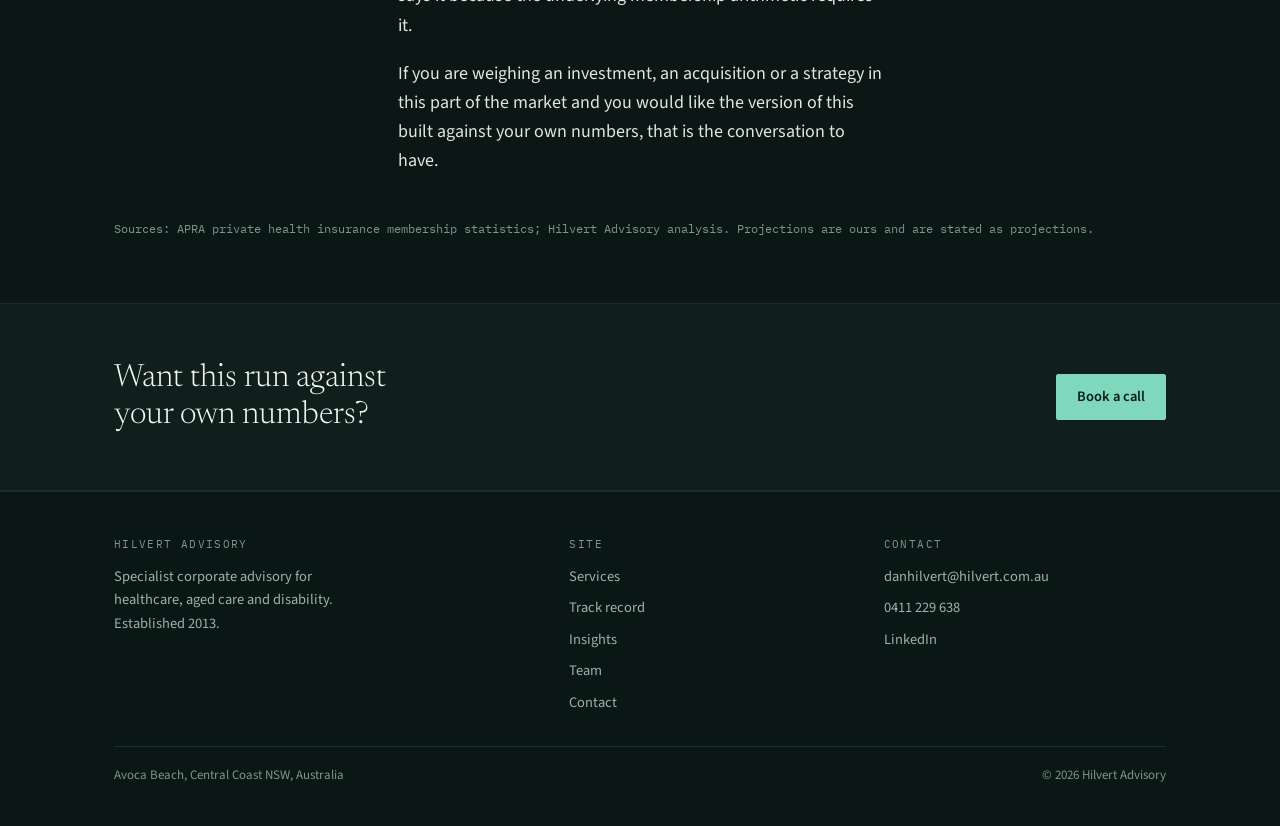
<file: insights/private-health-insurance-age-ratio/index.html>
<!DOCTYPE html>
<html lang="en-AU">
<head>
<meta charset="utf-8">
<meta name="viewport" content="width=device-width, initial-scale=1">
<title>Why private hospitals are so stretched — Hilvert Advisory</title>
<meta name="description" content="Australia now has roughly half as many contributing-age private health insurance policyholders per claiming-age policyholder as it did in 2000. That ratio explains most of the pressure on private hospitals.">
<link rel="canonical" href="https://www.hilvert.com.au/insights/private-health-insurance-age-ratio/">
<meta property="og:type" content="website">
<meta property="og:site_name" content="Hilvert Advisory">
<meta property="og:url" content="https://www.hilvert.com.au/insights/private-health-insurance-age-ratio/">
<meta property="og:title" content="Why private hospitals are so stretched — Hilvert Advisory">
<meta property="og:description" content="Australia now has roughly half as many contributing-age private health insurance policyholders per claiming-age policyholder as it did in 2000. That ratio explains most of the pressure on private hospitals.">
<meta property="og:image" content="https://www.hilvert.com.au/assets/og.png">
<meta property="og:image:width" content="1200">
<meta property="og:image:height" content="630">
<meta name="twitter:card" content="summary_large_image">
<link rel="icon" href="/assets/favicon.svg" type="image/svg+xml">
<link rel="preconnect" href="https://fonts.gstatic.com" crossorigin>
<link rel="stylesheet" href="https://fonts.googleapis.com/css2?family=Newsreader:opsz,wght@6..72,300;6..72,400;6..72,500&family=Source+Sans+3:wght@300;400;600;700&family=IBM+Plex+Mono:wght@400;500&display=swap">
<link rel="stylesheet" href="/assets/site.css">
<script type="application/ld+json">
{"@context":"https://schema.org","@type":"Article",
"headline":"Why private hospitals are so stretched",
"datePublished":"2026-09-08","dateModified":"2026-09-08",
"author":{"@type":"Person","name":"Dan Hilvert","url":"https://www.linkedin.com/in/danhilvert/"},
"publisher":{"@type":"Organization","name":"Hilvert Advisory","url":"https://www.hilvert.com.au/"},
"mainEntityOfPage":"https://www.hilvert.com.au/insights/private-health-insurance-age-ratio/",
"about":["Private health insurance","Australian healthcare","Community rating"]}
</script>
</head>
<body>
<a class="skip" href="#main">Skip to content</a>

<header class="site-head">
  <div class="wrap">
    <a class="brand" href="/" aria-label="Hilvert Advisory — home">
      <img src="/assets/images/hilvert-logo-light.png" alt="Hilvert Advisory"
           width="383" height="73" fetchpriority="high">
    </a>
    <button class="navtoggle" aria-expanded="false" aria-controls="nav">Menu</button>
    <nav class="nav" id="nav" aria-label="Main">
      <a href="/services.html">Services</a>
      <a href="/track-record.html">Track record</a>
      <a href="/insights/">Insights</a>
      <a href="/team.html">Team</a>
      <a class="btn" href="/contact.html">Book a call</a>
    </nav>
  </div>
</header>

<main id="main">

<article class="article">
  <div class="wrap">
    <p class="tag">Insight · Private health insurance · 8 September 2026</p>
    <h1>Why private hospitals are so stretched</h1>
    <p class="byline"><span>Dan Hilvert</span><span>Principal, Hilvert Advisory</span><span>4 min read</span></p>
  </div>

  <div class="wrap" style="margin-top:34px">
    <figure class="card" style="max-width:640px">
      <h3>Working-age policyholders per retiring-age policyholder</h3>
      <p class="sub">Australia · 2000 – 2030 projected</p>
      <svg viewBox="0 0 520 210" width="100%" role="img" aria-labelledby="ct cd">
        <title id="ct">Falling ratio of working-age to retiring-age policyholders</title>
        <desc id="cd">4.3 in 2000, 1.9 in 2026, projected 1.6 in 2030.</desc>
        <line x1="26" y1="176" x2="500" y2="176" stroke="#2A423B" stroke-width="1"></line>
        <rect x="52" y="52" width="106" height="124" fill="#3E8A78"></rect>
        <rect x="207" y="121" width="106" height="55" fill="#7FD7BC"></rect>
        <rect x="362" y="130" width="106" height="46" fill="#7FD7BC" opacity="0.45"></rect>
        <text x="105" y="42" fill="#EAF2EE" font-family="IBM Plex Mono, monospace" font-size="21" text-anchor="middle">4.3</text>
        <text x="260" y="111" fill="#EAF2EE" font-family="IBM Plex Mono, monospace" font-size="21" text-anchor="middle">1.9</text>
        <text x="415" y="120" fill="#9DB2AA" font-family="IBM Plex Mono, monospace" font-size="21" text-anchor="middle">1.6</text>
        <text x="105" y="196" fill="#7E948C" font-family="IBM Plex Mono, monospace" font-size="12" text-anchor="middle">2000</text>
        <text x="260" y="196" fill="#7E948C" font-family="IBM Plex Mono, monospace" font-size="12" text-anchor="middle">2026</text>
        <text x="415" y="196" fill="#7E948C" font-family="IBM Plex Mono, monospace" font-size="12" text-anchor="middle">2030 proj.</text>
      </svg>
      <figcaption>Ratio of working-age to retiring-age private health insurance policyholders. 2030 shown as projected.</figcaption>
    </figure>
  </div>

  <div class="wrap body" style="margin-top:38px">
    <p>There has been a great deal of deliberation about why private hospitals are under such strain. Most of it reaches for the complicated explanations — contract disputes, theatre utilisation, workforce costs, the shape of default benefits. All of those are real. None of them is the main event.</p>

    <p>Here is our take, and it is a simple one. <strong>Australia now has roughly half as many contributing-age policyholders per claiming-age policyholder as it had in 2000.</strong> That means about twice the burden on the people footing the bill.</p>

    <h2>Why the ratio is the thing</h2>
    <p>Private health insurance in Australia is community rated. A 32-year-old and an 82-year-old pay the same premium for the same product, even though their expected claims differ by an order of magnitude. The system works — and it does work — because enough people in the low-claiming years are in the pool to carry the people in the high-claiming years.</p>

    <p>That balance is not a policy setting anyone chose. It is an arithmetic outcome of who joins and who stays, and it has moved a long way:</p>
    <ul>
      <li>In 2000, the year after the rebate was introduced, there were around <strong>4.3</strong> working-age policyholders for every retiring-age policyholder.</li>
      <li>Today that figure is approximately <strong>1.9</strong>.</li>
      <li>On current trajectory we project roughly <strong>1.6</strong> by 2030.</li>
    </ul>

    <div class="pullquote">Half the contributors, carrying the same claimants. Everything downstream of that is a symptom.</div>

    <h2>What this does <em>not</em> mean</h2>
    <p>It is tempting to read this as an argument that older members are the problem. It is the opposite. The number of Australians over 65 holding private cover has increased around 2.5 times since 2000, from roughly 934,000 to about 2.39 million. That is an enormous volume of demand held off the public system, and it is unambiguously a good outcome.</p>

    <p>The pressure comes from the other side of the ratio. Working-age policyholders are what makes community rating function. They support the system, and in many households they are quietly supporting a parent's cover as well. Policy that makes it harder for them to hold cover does not redistribute the burden — it removes the base underneath it, and the public hospital system absorbs the difference.</p>

    <h2>What follows for operators</h2>
    <p>For a private hospital operator, insurer or investor, the ratio is not background context. It is the denominator underneath every forecast:</p>
    <ul>
      <li><strong>Premium growth has a ceiling set by affordability at the contributing end</strong>, not by cost growth at the claiming end. Those two things are diverging.</li>
      <li><strong>Benefit outlays will keep growing faster than membership</strong> for as long as the mix keeps shifting, regardless of how well any individual fund is run.</li>
      <li><strong>Out-of-hospital service innovation stops being optional.</strong> In 2022, out-of-hospital service innovations represented around $83 million — about 0.53% of total fund outlays. Care coordination, hospital-in-the-home and community programmes that substitute for admissions are one of the few levers that move cost without moving price.</li>
      <li><strong>Scale arguments get stronger.</strong> Thirty-plus funds, most under 1% market share, sitting on a shrinking contributing base is a consolidation setup whether or not anyone welcomes it.</li>
    </ul>

    <h2>How we use it</h2>
    <p>When we model a private health insurer, a private hospital group or a service provider selling into either, this ratio is one of the first things we build the forecast around — not as an assumption imposed on the model, but as a driver whose movement produces the margin outcome. It is the difference between a forecast that says "margins compress by 40 basis points a year" because someone typed that in, and one that says it because the underlying membership arithmetic requires it.</p>

    <p>If you are weighing an investment, an acquisition or a strategy in this part of the market and you would like the version of this built against your own numbers, that is the conversation to have.</p>
  </div>

  <div class="wrap" style="margin-top:44px">
    <p class="count">Sources: APRA private health insurance membership statistics; Hilvert Advisory analysis. Projections are ours and are stated as projections.</p>
  </div>
</article>

<section class="band" style="margin-top:44px"><div class="wrap">
  <h2>Want this run against your own numbers?</h2>
  <a class="btn" href="/contact.html">Book a call</a>
</div></section>
</main>

<footer class="site-foot">
  <div class="wrap">
    <div class="cols">
      <div>
        <h4>Hilvert Advisory</h4>
        <p style="color:var(--text-2);max-width:34ch;margin:0">Specialist corporate advisory for healthcare, aged care and disability. Established 2013.</p>
      </div>
      <div>
        <h4>Site</h4>
        <ul>
          <li><a href="/services.html">Services</a></li>
          <li><a href="/track-record.html">Track record</a></li>
          <li><a href="/insights/">Insights</a></li>
          <li><a href="/team.html">Team</a></li>
          <li><a href="/contact.html">Contact</a></li>
        </ul>
      </div>
      <div>
        <h4>Contact</h4>
        <ul>
          <li><a href="mailto:danhilvert@hilvert.com.au">danhilvert@hilvert.com.au</a></li>
          <li><a href="tel:+61411229638">0411 229 638</a></li>
          <li><a href="https://www.linkedin.com/in/danhilvert/" rel="noopener">LinkedIn</a></li>
        </ul>
      </div>
    </div>
    <div class="fine">
      <span>Avoca Beach, Central Coast NSW, Australia</span>
      <span>© 2026 Hilvert Advisory</span>
    </div>
  </div>
</footer>

<script src="/assets/site.js" defer></script>
</body>
</html>
</file>
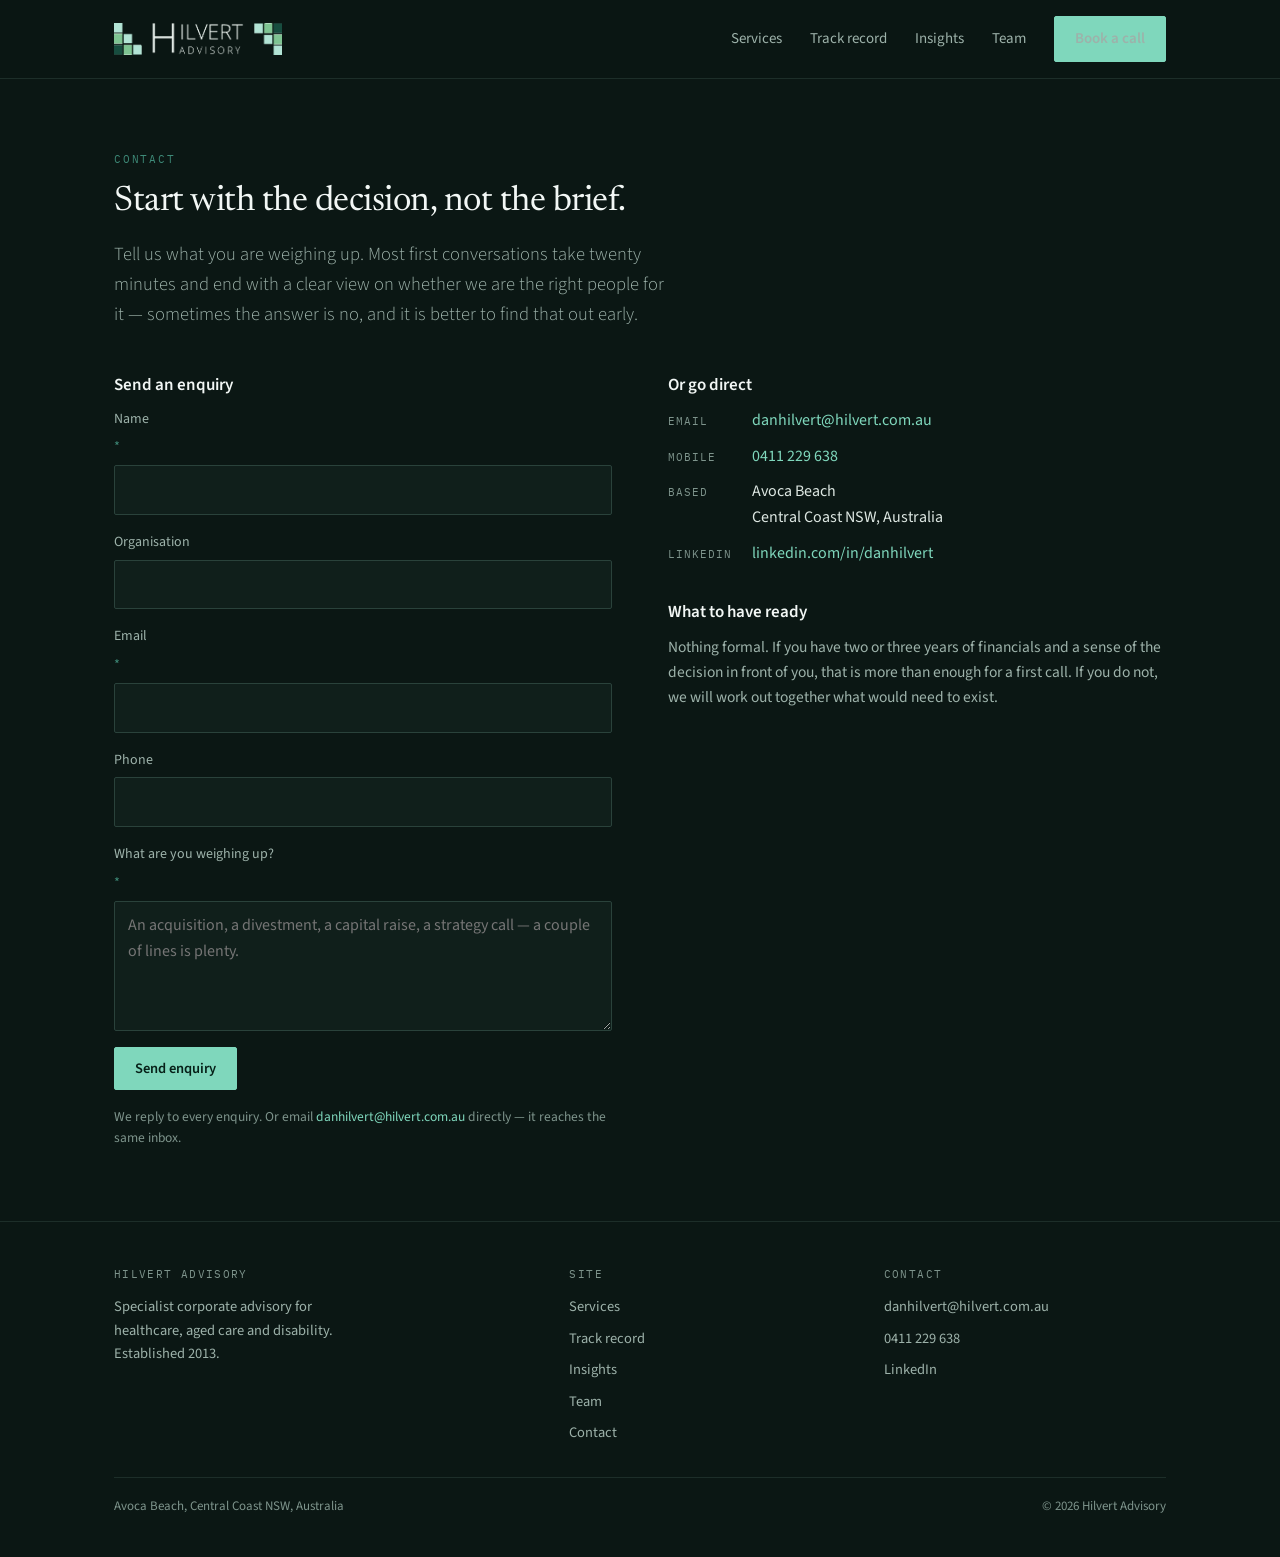
<file: contact.html>
<!DOCTYPE html>
<html lang="en-AU">
<head>
<meta charset="utf-8">
<meta name="viewport" content="width=device-width, initial-scale=1">
<title>Contact — Hilvert Advisory</title>
<meta name="description" content="Speak to Dan Hilvert about an acquisition, a divestment, a capital raise or a strategy decision. Avoca Beach, Central Coast NSW.">
<link rel="canonical" href="https://www.hilvert.com.au/contact.html">
<meta property="og:type" content="website">
<meta property="og:site_name" content="Hilvert Advisory">
<meta property="og:url" content="https://www.hilvert.com.au/contact.html">
<meta property="og:title" content="Contact — Hilvert Advisory">
<meta property="og:description" content="Speak to Dan Hilvert about an acquisition, a divestment, a capital raise or a strategy decision. Avoca Beach, Central Coast NSW.">
<meta property="og:image" content="https://www.hilvert.com.au/assets/og.png">
<meta property="og:image:width" content="1200">
<meta property="og:image:height" content="630">
<meta name="twitter:card" content="summary_large_image">
<link rel="icon" href="/assets/favicon.svg" type="image/svg+xml">
<link rel="preconnect" href="https://fonts.gstatic.com" crossorigin>
<link rel="stylesheet" href="https://fonts.googleapis.com/css2?family=Newsreader:opsz,wght@6..72,300;6..72,400;6..72,500&family=Source+Sans+3:wght@300;400;600;700&family=IBM+Plex+Mono:wght@400;500&display=swap">
<link rel="stylesheet" href="/assets/site.css">
</head>
<body>
<a class="skip" href="#main">Skip to content</a>

<header class="site-head">
  <div class="wrap">
    <a class="brand" href="/" aria-label="Hilvert Advisory — home">
      <img src="/assets/images/hilvert-logo-light.png" alt="Hilvert Advisory"
           width="383" height="73" fetchpriority="high">
    </a>
    <button class="navtoggle" aria-expanded="false" aria-controls="nav">Menu</button>
    <nav class="nav" id="nav" aria-label="Main">
      <a href="/services.html">Services</a>
      <a href="/track-record.html">Track record</a>
      <a href="/insights/">Insights</a>
      <a href="/team.html">Team</a>
      <a class="btn" href="/contact.html">Book a call</a>
    </nav>
  </div>
</header>

<main id="main">

<section class="section"><div class="wrap">
  <p class="tag">Contact</p>
  <h2>Start with the decision, not the brief.</h2>
  <p class="lead">Tell us what you are weighing up. Most first conversations take twenty minutes and end with a clear view on whether we are the right people for it — sometimes the answer is no, and it is better to find that out early.</p>

  <div class="contact-grid" style="margin-top:42px">
    <div>
      <h3 style="margin-top:0">Send an enquiry</h3>
      <!--
        Delivers straight to danhilvert@hilvert.com.au via FormSubmit (no account needed).
        FIRST TIME ONLY: the first enquiry triggers a confirmation email to Dan — he must
        click the link in it once, and after that every submission arrives in his inbox.
      -->
      <form class="enquiry" action="https://formsubmit.co/danhilvert@hilvert.com.au" method="POST">
        <input type="hidden" name="_subject" value="Website enquiry — Hilvert Advisory">
        <input type="hidden" name="_template" value="table">
        <input type="hidden" name="_captcha" value="false">
        <input type="hidden" name="_next" value="https://www.hilvert.com.au/thank-you.html">
        <label>Name <span class="req">*</span>
          <input type="text" name="name" required autocomplete="name">
        </label>
        <label>Organisation
          <input type="text" name="organisation" autocomplete="organization">
        </label>
        <label>Email <span class="req">*</span>
          <input type="email" name="email" required autocomplete="email">
        </label>
        <label>Phone
          <input type="tel" name="phone" autocomplete="tel">
        </label>
        <label>What are you weighing up? <span class="req">*</span>
          <textarea name="message" required placeholder="An acquisition, a divestment, a capital raise, a strategy call — a couple of lines is plenty."></textarea>
        </label>
        <input class="hp" type="text" name="_honey" tabindex="-1" autocomplete="off" aria-hidden="true">
        <input class="hp" type="text" name="_gotcha" tabindex="-1" autocomplete="off" aria-hidden="true">
        <div><button class="btn" type="submit" style="cursor:pointer;font-family:inherit">Send enquiry</button></div>
        <p style="font-size:13.5px;color:var(--text-3);margin:0">We reply to every enquiry. Or email <a href="mailto:danhilvert@hilvert.com.au">danhilvert@hilvert.com.au</a> directly — it reaches the same inbox.</p>
      </form>
    </div>

    <div>
      <h3 style="margin-top:0">Or go direct</h3>
      <dl class="dl">
        <dt>Email</dt><dd><a href="mailto:danhilvert@hilvert.com.au">danhilvert@hilvert.com.au</a></dd>
        <dt>Mobile</dt><dd><a href="tel:+61411229638">0411 229 638</a></dd>
        <dt>Based</dt><dd>Avoca Beach<br>Central Coast NSW, Australia</dd>
        <dt>LinkedIn</dt><dd><a href="https://www.linkedin.com/in/danhilvert/" rel="noopener">linkedin.com/in/danhilvert</a></dd>
      </dl>

      <h3>What to have ready</h3>
      <p style="color:var(--text-2);font-size:15.5px">Nothing formal. If you have two or three years of financials and a sense of the decision in front of you, that is more than enough for a first call. If you do not, we will work out together what would need to exist.</p>
    </div>
  </div>
</div></section>
</main>

<footer class="site-foot">
  <div class="wrap">
    <div class="cols">
      <div>
        <h4>Hilvert Advisory</h4>
        <p style="color:var(--text-2);max-width:34ch;margin:0">Specialist corporate advisory for healthcare, aged care and disability. Established 2013.</p>
      </div>
      <div>
        <h4>Site</h4>
        <ul>
          <li><a href="/services.html">Services</a></li>
          <li><a href="/track-record.html">Track record</a></li>
          <li><a href="/insights/">Insights</a></li>
          <li><a href="/team.html">Team</a></li>
          <li><a href="/contact.html">Contact</a></li>
        </ul>
      </div>
      <div>
        <h4>Contact</h4>
        <ul>
          <li><a href="mailto:danhilvert@hilvert.com.au">danhilvert@hilvert.com.au</a></li>
          <li><a href="tel:+61411229638">0411 229 638</a></li>
          <li><a href="https://www.linkedin.com/in/danhilvert/" rel="noopener">LinkedIn</a></li>
        </ul>
      </div>
    </div>
    <div class="fine">
      <span>Avoca Beach, Central Coast NSW, Australia</span>
      <span>© 2026 Hilvert Advisory</span>
    </div>
  </div>
</footer>

<script src="/assets/site.js" defer></script>
</body>
</html>
</file>
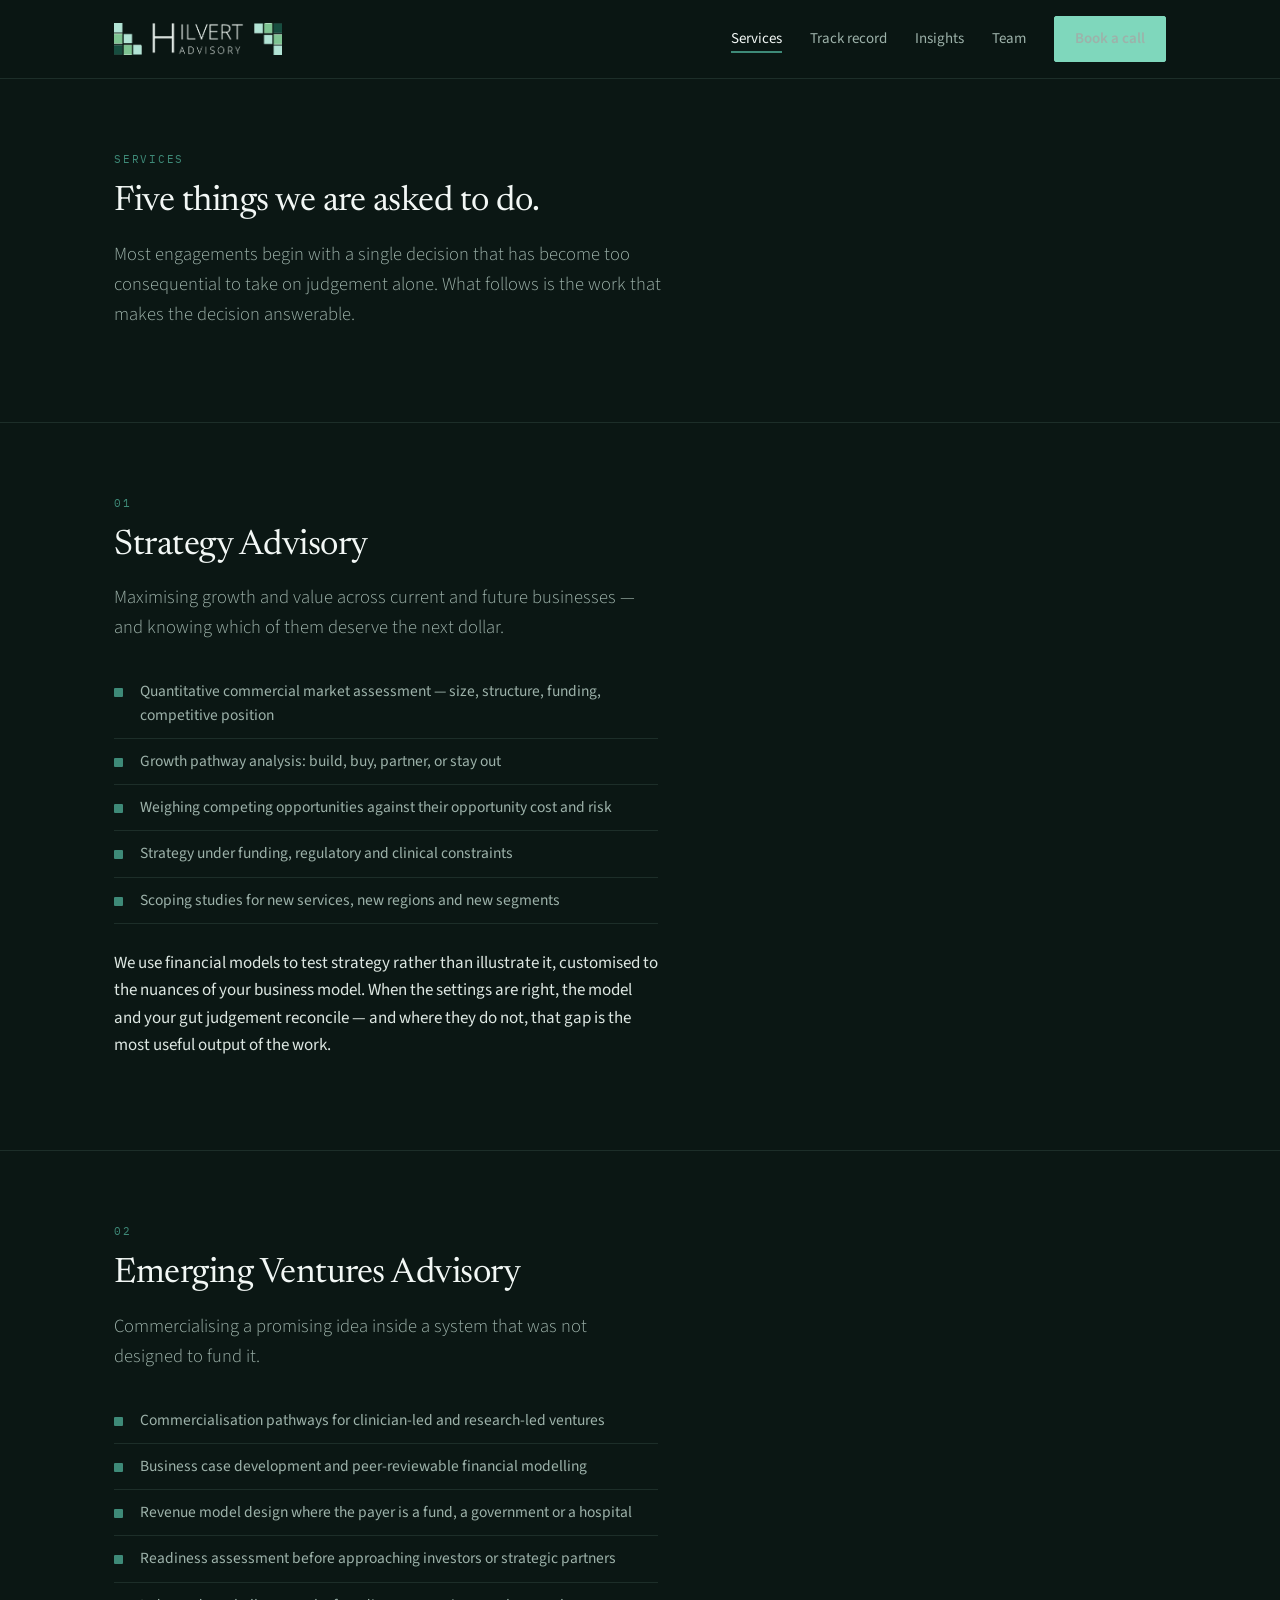
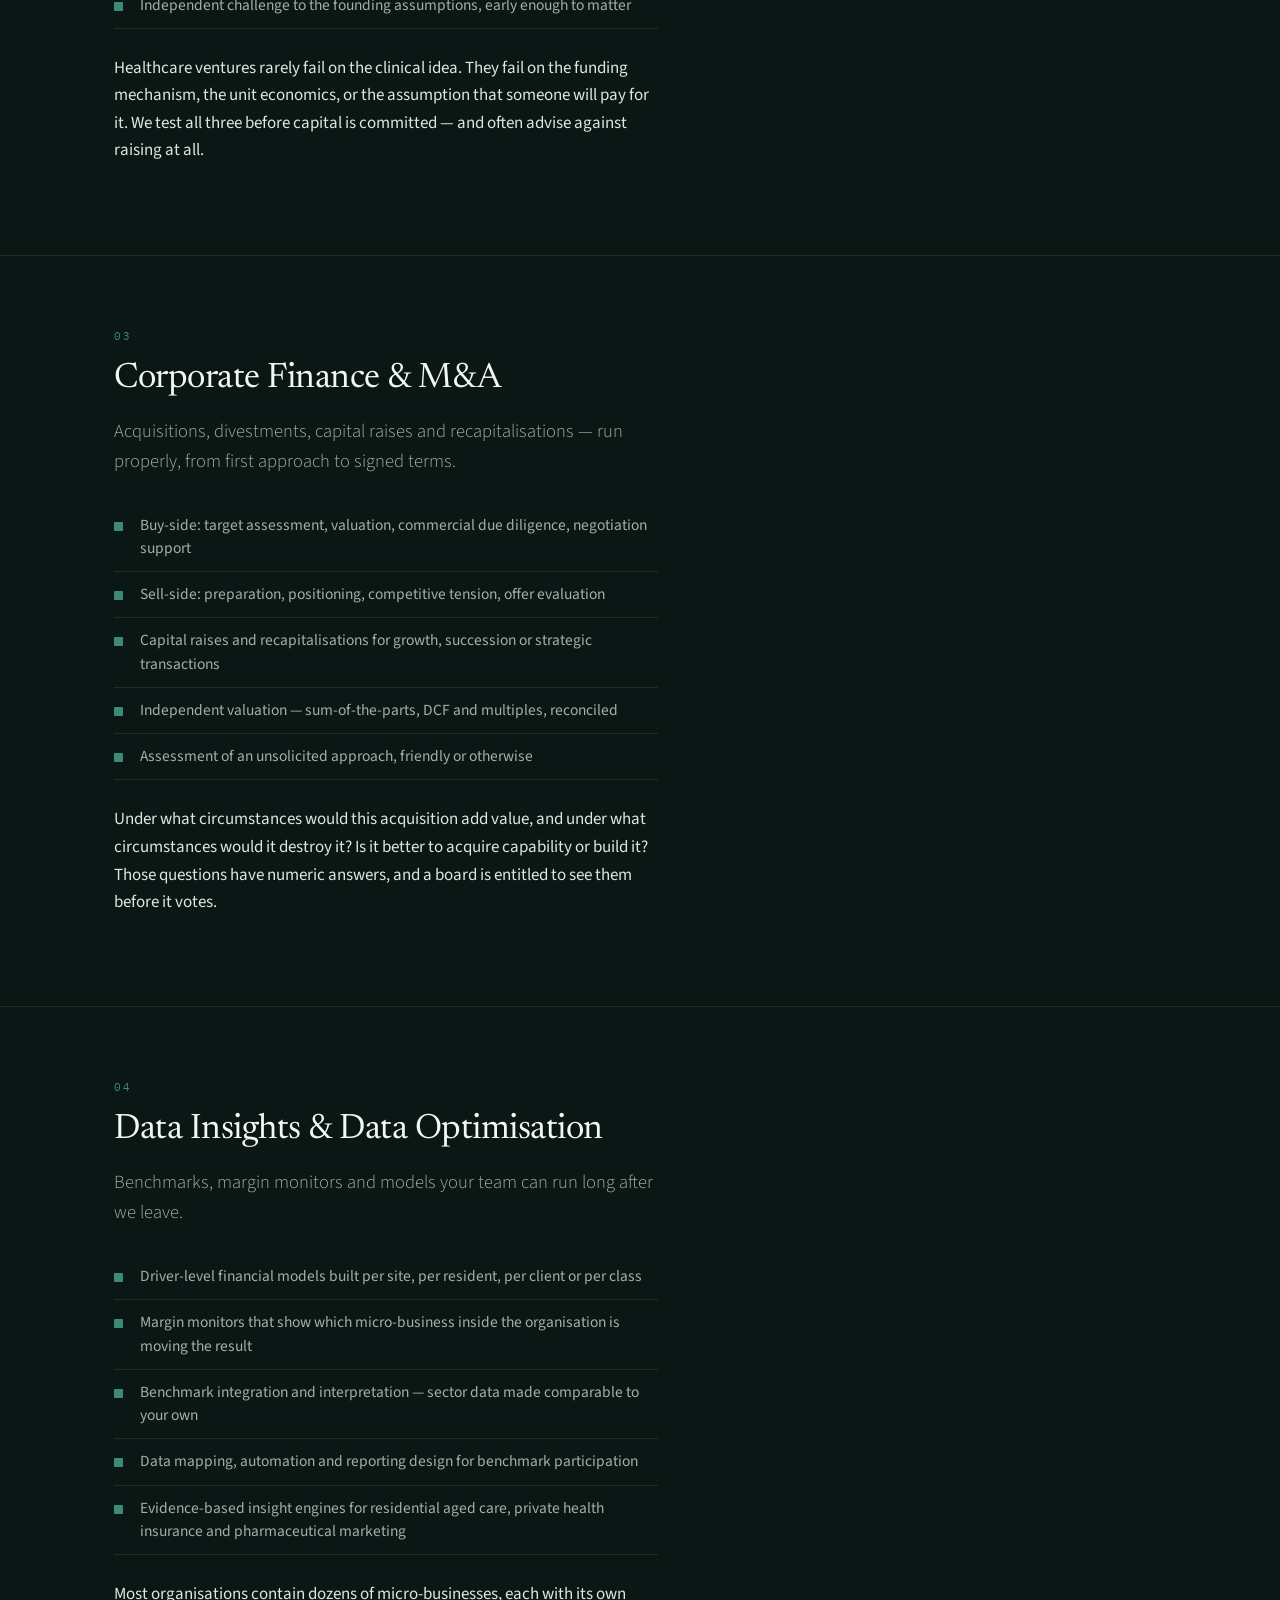
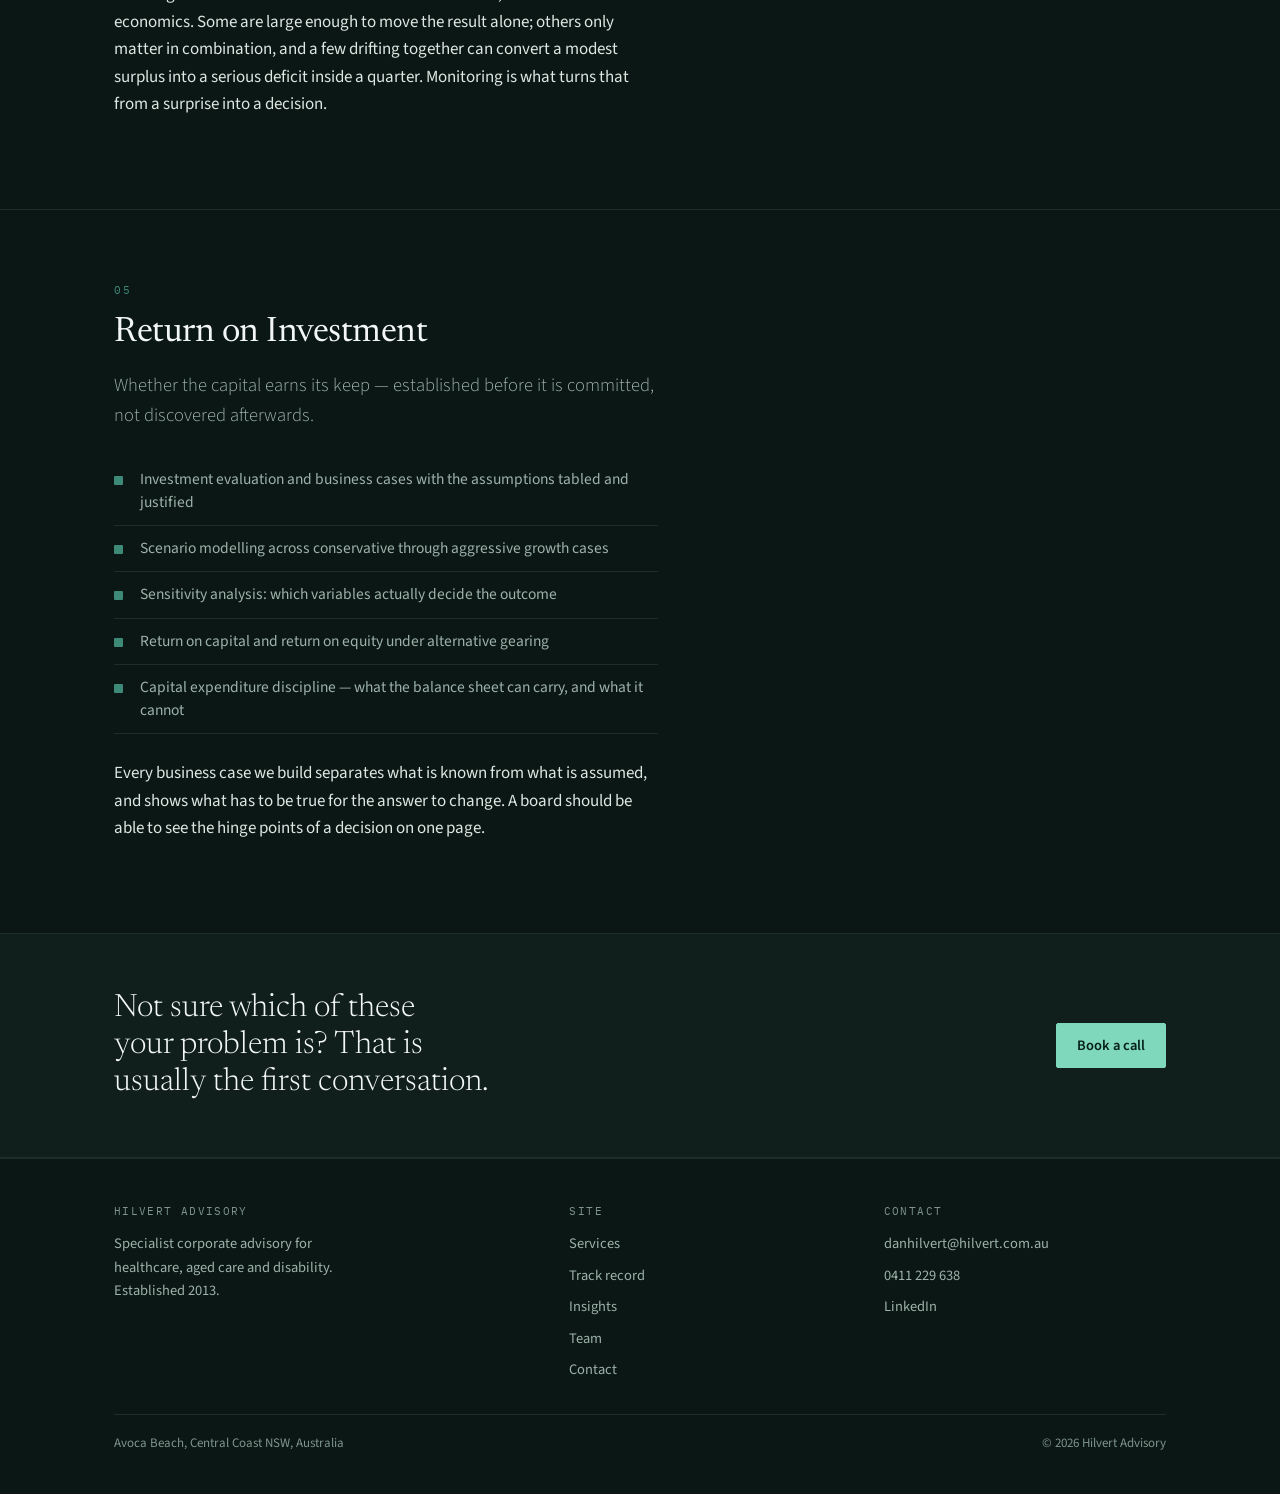
<file: services.html>
<!DOCTYPE html>
<html lang="en-AU">
<head>
<meta charset="utf-8">
<meta name="viewport" content="width=device-width, initial-scale=1">
<title>Services — Hilvert Advisory</title>
<meta name="description" content="Strategy, emerging ventures, corporate finance and M&amp;A, data insights, and return on investment advisory for healthcare, aged care and disability organisations.">
<link rel="canonical" href="https://www.hilvert.com.au/services.html">
<meta property="og:type" content="website">
<meta property="og:site_name" content="Hilvert Advisory">
<meta property="og:url" content="https://www.hilvert.com.au/services.html">
<meta property="og:title" content="Services — Hilvert Advisory">
<meta property="og:description" content="Strategy, emerging ventures, corporate finance and M&amp;A, data insights, and return on investment advisory for healthcare, aged care and disability organisations.">
<meta property="og:image" content="https://www.hilvert.com.au/assets/og.png">
<meta property="og:image:width" content="1200">
<meta property="og:image:height" content="630">
<meta name="twitter:card" content="summary_large_image">
<link rel="icon" href="/assets/favicon.svg" type="image/svg+xml">
<link rel="preconnect" href="https://fonts.gstatic.com" crossorigin>
<link rel="stylesheet" href="https://fonts.googleapis.com/css2?family=Newsreader:opsz,wght@6..72,300;6..72,400;6..72,500&family=Source+Sans+3:wght@300;400;600;700&family=IBM+Plex+Mono:wght@400;500&display=swap">
<link rel="stylesheet" href="/assets/site.css">
</head>
<body>
<a class="skip" href="#main">Skip to content</a>

<header class="site-head">
  <div class="wrap">
    <a class="brand" href="/" aria-label="Hilvert Advisory — home">
      <img src="/assets/images/hilvert-logo-light.png" alt="Hilvert Advisory"
           width="383" height="73" fetchpriority="high">
    </a>
    <button class="navtoggle" aria-expanded="false" aria-controls="nav">Menu</button>
    <nav class="nav" id="nav" aria-label="Main">
      <a href="/services.html" aria-current="page">Services</a>
      <a href="/track-record.html">Track record</a>
      <a href="/insights/">Insights</a>
      <a href="/team.html">Team</a>
      <a class="btn" href="/contact.html">Book a call</a>
    </nav>
  </div>
</header>

<main id="main">
<section class="section"><div class="wrap"><p class="tag">Services</p>
<h2>Five things we are asked to do.</h2>
<p class="lead">Most engagements begin with a single decision that has become too consequential to take on judgement alone. What follows is the work that makes the decision answerable.</p></div></section>

<section class="section section--rule" id="strategy">
  <div class="wrap">
    <p class="tag">01</p>
    <h2>Strategy Advisory</h2>
    <div class="prose">
      <p class="lead">Maximising growth and value across current and future businesses — and knowing which of them deserve the next dollar.</p>
      <ul class="checks" style="grid-template-columns:1fr;margin:26px 0">
        <li>Quantitative commercial market assessment — size, structure, funding, competitive position</li><li>Growth pathway analysis: build, buy, partner, or stay out</li><li>Weighing competing opportunities against their opportunity cost and risk</li><li>Strategy under funding, regulatory and clinical constraints</li><li>Scoping studies for new services, new regions and new segments</li>
      </ul>
      <p>We use financial models to test strategy rather than illustrate it, customised to the nuances of your business model. When the settings are right, the model and your gut judgement reconcile — and where they do not, that gap is the most useful output of the work.</p>
    </div>
  </div>
</section>

<section class="section section--rule" id="ventures">
  <div class="wrap">
    <p class="tag">02</p>
    <h2>Emerging Ventures Advisory</h2>
    <div class="prose">
      <p class="lead">Commercialising a promising idea inside a system that was not designed to fund it.</p>
      <ul class="checks" style="grid-template-columns:1fr;margin:26px 0">
        <li>Commercialisation pathways for clinician-led and research-led ventures</li><li>Business case development and peer-reviewable financial modelling</li><li>Revenue model design where the payer is a fund, a government or a hospital</li><li>Readiness assessment before approaching investors or strategic partners</li><li>Independent challenge to the founding assumptions, early enough to matter</li>
      </ul>
      <p>Healthcare ventures rarely fail on the clinical idea. They fail on the funding mechanism, the unit economics, or the assumption that someone will pay for it. We test all three before capital is committed — and often advise against raising at all.</p>
    </div>
  </div>
</section>

<section class="section section--rule" id="corporate-finance">
  <div class="wrap">
    <p class="tag">03</p>
    <h2>Corporate Finance &amp; M&amp;A</h2>
    <div class="prose">
      <p class="lead">Acquisitions, divestments, capital raises and recapitalisations — run properly, from first approach to signed terms.</p>
      <ul class="checks" style="grid-template-columns:1fr;margin:26px 0">
        <li>Buy-side: target assessment, valuation, commercial due diligence, negotiation support</li><li>Sell-side: preparation, positioning, competitive tension, offer evaluation</li><li>Capital raises and recapitalisations for growth, succession or strategic transactions</li><li>Independent valuation — sum-of-the-parts, DCF and multiples, reconciled</li><li>Assessment of an unsolicited approach, friendly or otherwise</li>
      </ul>
      <p>Under what circumstances would this acquisition add value, and under what circumstances would it destroy it? Is it better to acquire capability or build it? Those questions have numeric answers, and a board is entitled to see them before it votes.</p>
    </div>
  </div>
</section>

<section class="section section--rule" id="data">
  <div class="wrap">
    <p class="tag">04</p>
    <h2>Data Insights &amp; Data Optimisation</h2>
    <div class="prose">
      <p class="lead">Benchmarks, margin monitors and models your team can run long after we leave.</p>
      <ul class="checks" style="grid-template-columns:1fr;margin:26px 0">
        <li>Driver-level financial models built per site, per resident, per client or per class</li><li>Margin monitors that show which micro-business inside the organisation is moving the result</li><li>Benchmark integration and interpretation — sector data made comparable to your own</li><li>Data mapping, automation and reporting design for benchmark participation</li><li>Evidence-based insight engines for residential aged care, private health insurance and pharmaceutical marketing</li>
      </ul>
      <p>Most organisations contain dozens of micro-businesses, each with its own economics. Some are large enough to move the result alone; others only matter in combination, and a few drifting together can convert a modest surplus into a serious deficit inside a quarter. Monitoring is what turns that from a surprise into a decision.</p>
    </div>
  </div>
</section>

<section class="section section--rule" id="roi">
  <div class="wrap">
    <p class="tag">05</p>
    <h2>Return on Investment</h2>
    <div class="prose">
      <p class="lead">Whether the capital earns its keep — established before it is committed, not discovered afterwards.</p>
      <ul class="checks" style="grid-template-columns:1fr;margin:26px 0">
        <li>Investment evaluation and business cases with the assumptions tabled and justified</li><li>Scenario modelling across conservative through aggressive growth cases</li><li>Sensitivity analysis: which variables actually decide the outcome</li><li>Return on capital and return on equity under alternative gearing</li><li>Capital expenditure discipline — what the balance sheet can carry, and what it cannot</li>
      </ul>
      <p>Every business case we build separates what is known from what is assumed, and shows what has to be true for the answer to change. A board should be able to see the hinge points of a decision on one page.</p>
    </div>
  </div>
</section>

<section class="band"><div class="wrap">
  <h2>Not sure which of these your problem is? That is usually the first conversation.</h2>
  <a class="btn" href="/contact.html">Book a call</a>
</div></section>
</main>

<footer class="site-foot">
  <div class="wrap">
    <div class="cols">
      <div>
        <h4>Hilvert Advisory</h4>
        <p style="color:var(--text-2);max-width:34ch;margin:0">Specialist corporate advisory for healthcare, aged care and disability. Established 2013.</p>
      </div>
      <div>
        <h4>Site</h4>
        <ul>
          <li><a href="/services.html">Services</a></li>
          <li><a href="/track-record.html">Track record</a></li>
          <li><a href="/insights/">Insights</a></li>
          <li><a href="/team.html">Team</a></li>
          <li><a href="/contact.html">Contact</a></li>
        </ul>
      </div>
      <div>
        <h4>Contact</h4>
        <ul>
          <li><a href="mailto:danhilvert@hilvert.com.au">danhilvert@hilvert.com.au</a></li>
          <li><a href="tel:+61411229638">0411 229 638</a></li>
          <li><a href="https://www.linkedin.com/in/danhilvert/" rel="noopener">LinkedIn</a></li>
        </ul>
      </div>
    </div>
    <div class="fine">
      <span>Avoca Beach, Central Coast NSW, Australia</span>
      <span>© 2026 Hilvert Advisory</span>
    </div>
  </div>
</footer>

<script src="/assets/site.js" defer></script>
</body>
</html>
</file>
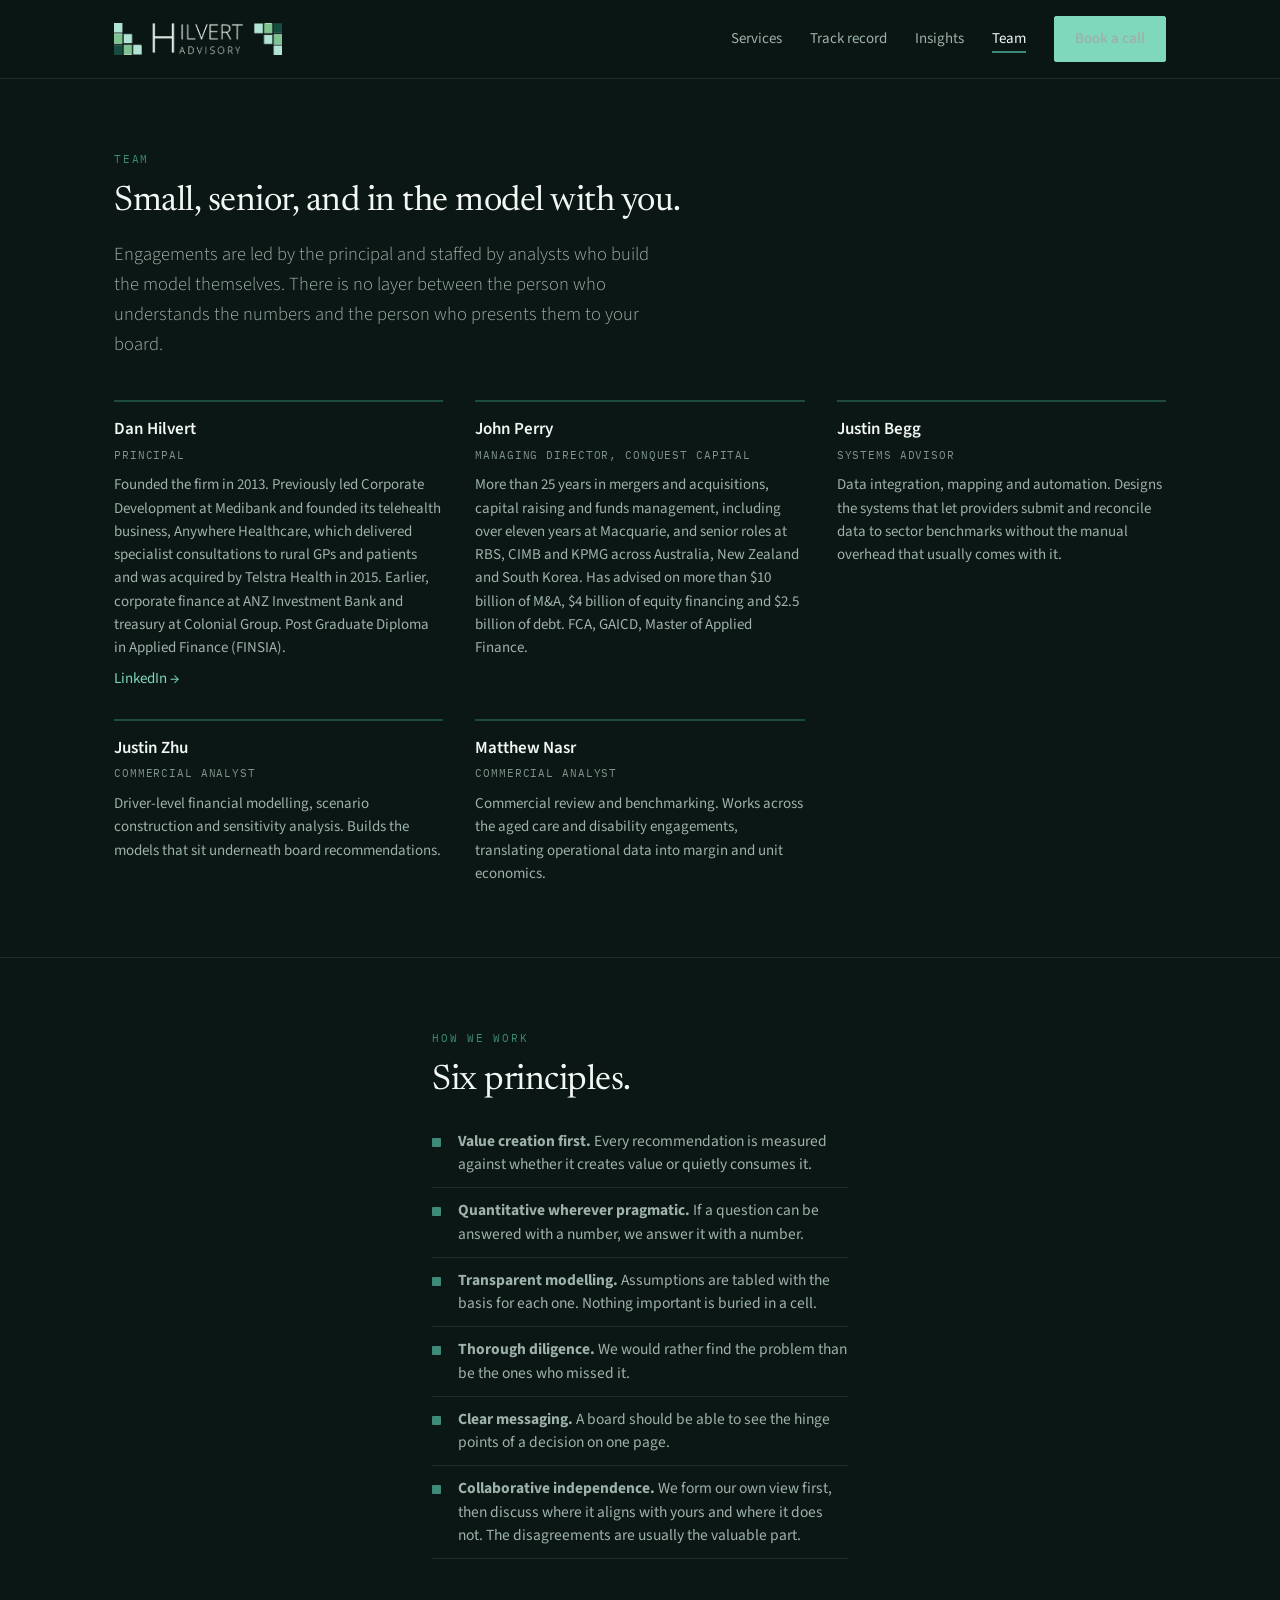
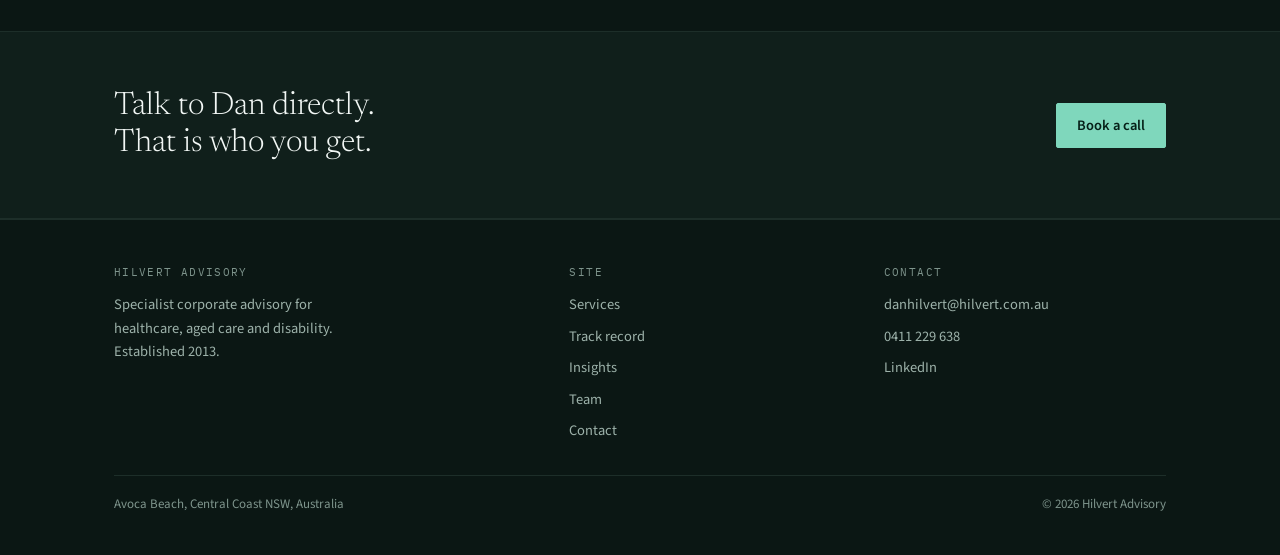
<file: team.html>
<!DOCTYPE html>
<html lang="en-AU">
<head>
<meta charset="utf-8">
<meta name="viewport" content="width=device-width, initial-scale=1">
<title>Team — Hilvert Advisory</title>
<meta name="description" content="The people behind Hilvert Advisory: Dan Hilvert, John Perry, Justin Begg, Justin Zhu and Matthew Nasr.">
<link rel="canonical" href="https://www.hilvert.com.au/team.html">
<meta property="og:type" content="website">
<meta property="og:site_name" content="Hilvert Advisory">
<meta property="og:url" content="https://www.hilvert.com.au/team.html">
<meta property="og:title" content="Team — Hilvert Advisory">
<meta property="og:description" content="The people behind Hilvert Advisory: Dan Hilvert, John Perry, Justin Begg, Justin Zhu and Matthew Nasr.">
<meta property="og:image" content="https://www.hilvert.com.au/assets/og.png">
<meta property="og:image:width" content="1200">
<meta property="og:image:height" content="630">
<meta name="twitter:card" content="summary_large_image">
<link rel="icon" href="/assets/favicon.svg" type="image/svg+xml">
<link rel="preconnect" href="https://fonts.gstatic.com" crossorigin>
<link rel="stylesheet" href="https://fonts.googleapis.com/css2?family=Newsreader:opsz,wght@6..72,300;6..72,400;6..72,500&family=Source+Sans+3:wght@300;400;600;700&family=IBM+Plex+Mono:wght@400;500&display=swap">
<link rel="stylesheet" href="/assets/site.css">
</head>
<body>
<a class="skip" href="#main">Skip to content</a>

<header class="site-head">
  <div class="wrap">
    <a class="brand" href="/" aria-label="Hilvert Advisory — home">
      <img src="/assets/images/hilvert-logo-light.png" alt="Hilvert Advisory"
           width="383" height="73" fetchpriority="high">
    </a>
    <button class="navtoggle" aria-expanded="false" aria-controls="nav">Menu</button>
    <nav class="nav" id="nav" aria-label="Main">
      <a href="/services.html">Services</a>
      <a href="/track-record.html">Track record</a>
      <a href="/insights/">Insights</a>
      <a href="/team.html" aria-current="page">Team</a>
      <a class="btn" href="/contact.html">Book a call</a>
    </nav>
  </div>
</header>

<main id="main">

<section class="section"><div class="wrap">
  <p class="tag">Team</p>
  <h2>Small, senior, and in the model with you.</h2>
  <p class="lead">Engagements are led by the principal and staffed by analysts who build the model themselves. There is no layer between the person who understands the numbers and the person who presents them to your board.</p>
  <div class="people" style="margin-top:40px"><div class="person"><b>Dan Hilvert</b><div class="role">Principal</div><p>Founded the firm in 2013. Previously led Corporate Development at Medibank and founded its telehealth business, Anywhere Healthcare, which delivered specialist consultations to rural GPs and patients and was acquired by Telstra Health in 2015. Earlier, corporate finance at ANZ Investment Bank and treasury at Colonial Group. Post Graduate Diploma in Applied Finance (FINSIA).</p><p style="margin-top:8px"><a href="https://www.linkedin.com/in/danhilvert/" rel="noopener">LinkedIn →</a></p></div><div class="person"><b>John Perry</b><div class="role">Managing Director, Conquest Capital</div><p>More than 25 years in mergers and acquisitions, capital raising and funds management, including over eleven years at Macquarie, and senior roles at RBS, CIMB and KPMG across Australia, New Zealand and South Korea. Has advised on more than $10 billion of M&amp;A, $4 billion of equity financing and $2.5 billion of debt. FCA, GAICD, Master of Applied Finance.</p></div><div class="person"><b>Justin Begg</b><div class="role">Systems Advisor</div><p>Data integration, mapping and automation. Designs the systems that let providers submit and reconcile data to sector benchmarks without the manual overhead that usually comes with it.</p></div><div class="person"><b>Justin Zhu</b><div class="role">Commercial Analyst</div><p>Driver-level financial modelling, scenario construction and sensitivity analysis. Builds the models that sit underneath board recommendations.</p></div><div class="person"><b>Matthew Nasr</b><div class="role">Commercial Analyst</div><p>Commercial review and benchmarking. Works across the aged care and disability engagements, translating operational data into margin and unit economics.</p></div></div>
</div></section>

<section class="section section--rule"><div class="wrap prose">
  <p class="tag">How we work</p>
  <h2>Six principles.</h2>
  <ul class="checks" style="grid-template-columns:1fr">
    <li><strong>Value creation first.</strong> Every recommendation is measured against whether it creates value or quietly consumes it.</li>
    <li><strong>Quantitative wherever pragmatic.</strong> If a question can be answered with a number, we answer it with a number.</li>
    <li><strong>Transparent modelling.</strong> Assumptions are tabled with the basis for each one. Nothing important is buried in a cell.</li>
    <li><strong>Thorough diligence.</strong> We would rather find the problem than be the ones who missed it.</li>
    <li><strong>Clear messaging.</strong> A board should be able to see the hinge points of a decision on one page.</li>
    <li><strong>Collaborative independence.</strong> We form our own view first, then discuss where it aligns with yours and where it does not. The disagreements are usually the valuable part.</li>
  </ul>
</div></section>

<section class="band"><div class="wrap">
  <h2>Talk to Dan directly. That is who you get.</h2>
  <a class="btn" href="/contact.html">Book a call</a>
</div></section>
</main>

<footer class="site-foot">
  <div class="wrap">
    <div class="cols">
      <div>
        <h4>Hilvert Advisory</h4>
        <p style="color:var(--text-2);max-width:34ch;margin:0">Specialist corporate advisory for healthcare, aged care and disability. Established 2013.</p>
      </div>
      <div>
        <h4>Site</h4>
        <ul>
          <li><a href="/services.html">Services</a></li>
          <li><a href="/track-record.html">Track record</a></li>
          <li><a href="/insights/">Insights</a></li>
          <li><a href="/team.html">Team</a></li>
          <li><a href="/contact.html">Contact</a></li>
        </ul>
      </div>
      <div>
        <h4>Contact</h4>
        <ul>
          <li><a href="mailto:danhilvert@hilvert.com.au">danhilvert@hilvert.com.au</a></li>
          <li><a href="tel:+61411229638">0411 229 638</a></li>
          <li><a href="https://www.linkedin.com/in/danhilvert/" rel="noopener">LinkedIn</a></li>
        </ul>
      </div>
    </div>
    <div class="fine">
      <span>Avoca Beach, Central Coast NSW, Australia</span>
      <span>© 2026 Hilvert Advisory</span>
    </div>
  </div>
</footer>

<script src="/assets/site.js" defer></script>
</body>
</html>
</file>
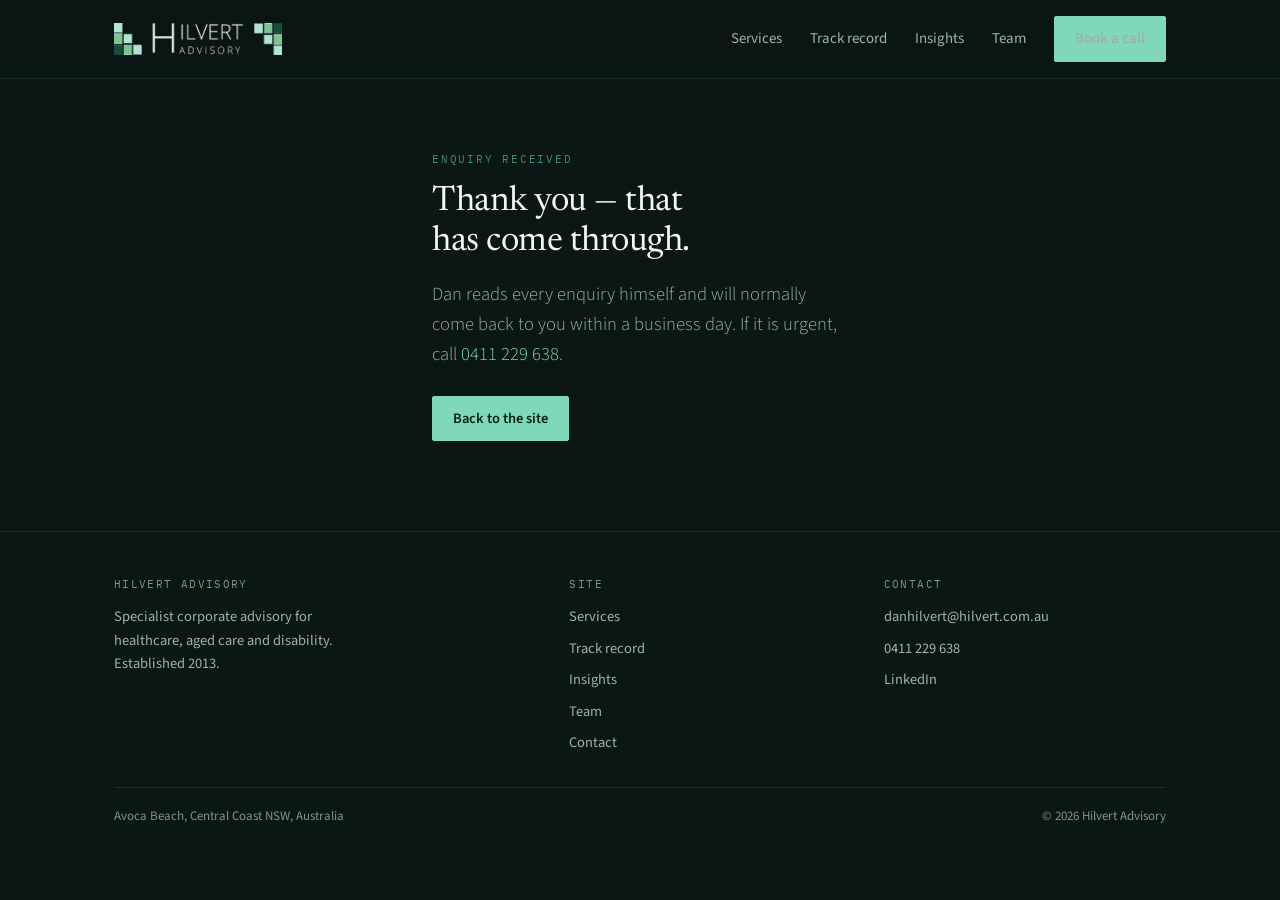
<file: thank-you.html>
<!DOCTYPE html>
<html lang="en-AU">
<head>
<meta charset="utf-8">
<meta name="viewport" content="width=device-width, initial-scale=1">
<title>Thank you — Hilvert Advisory</title>
<meta name="description" content="Your enquiry has been received.">
<link rel="canonical" href="https://www.hilvert.com.au/thank-you.html">
<meta name="robots" content="noindex">
<meta property="og:type" content="website">
<meta property="og:site_name" content="Hilvert Advisory">
<meta property="og:url" content="https://www.hilvert.com.au/">
<meta property="og:title" content="Hilvert Advisory — corporate advisory for healthcare">
<meta property="og:description" content="We build the model your board can defend. Acquisitions, divestments and capital for healthcare, aged care and disability organisations.">
<meta property="og:image" content="https://www.hilvert.com.au/assets/og.png">
<meta property="og:image:width" content="1200">
<meta property="og:image:height" content="630">
<meta name="twitter:card" content="summary_large_image">
<link rel="icon" href="/assets/favicon.svg" type="image/svg+xml">
<link rel="preconnect" href="https://fonts.gstatic.com" crossorigin>
<link rel="stylesheet" href="https://fonts.googleapis.com/css2?family=Newsreader:opsz,wght@6..72,300;6..72,400;6..72,500&family=Source+Sans+3:wght@300;400;600;700&family=IBM+Plex+Mono:wght@400;500&display=swap">
<link rel="stylesheet" href="/assets/site.css">
</head>
<body>
<a class="skip" href="#main">Skip to content</a>

<header class="site-head">
  <div class="wrap">
    <a class="brand" href="/" aria-label="Hilvert Advisory — home">
      <img src="/assets/images/hilvert-logo-light.png" alt="Hilvert Advisory"
           width="383" height="73" fetchpriority="high">
    </a>
    <button class="navtoggle" aria-expanded="false" aria-controls="nav">Menu</button>
    <nav class="nav" id="nav" aria-label="Main">
      <a href="/services.html">Services</a>
      <a href="/track-record.html">Track record</a>
      <a href="/insights/">Insights</a>
      <a href="/team.html">Team</a>
      <a class="btn" href="/contact.html">Book a call</a>
    </nav>
  </div>
</header>

<main id="main">

<section class="section"><div class="wrap prose">
  <p class="tag">Enquiry received</p>
  <h2>Thank you — that has come through.</h2>
  <p class="lead">Dan reads every enquiry himself and will normally come back to you within a
  business day. If it is urgent, call <a href="tel:+61411229638">0411&nbsp;229&nbsp;638</a>.</p>
  <p style="margin-top:26px"><a class="btn" href="/">Back to the site</a></p>
</div></section>
</main>

<footer class="site-foot">
  <div class="wrap">
    <div class="cols">
      <div>
        <h4>Hilvert Advisory</h4>
        <p style="color:var(--text-2);max-width:34ch;margin:0">Specialist corporate advisory for healthcare, aged care and disability. Established 2013.</p>
      </div>
      <div>
        <h4>Site</h4>
        <ul>
          <li><a href="/services.html">Services</a></li>
          <li><a href="/track-record.html">Track record</a></li>
          <li><a href="/insights/">Insights</a></li>
          <li><a href="/team.html">Team</a></li>
          <li><a href="/contact.html">Contact</a></li>
        </ul>
      </div>
      <div>
        <h4>Contact</h4>
        <ul>
          <li><a href="mailto:danhilvert@hilvert.com.au">danhilvert@hilvert.com.au</a></li>
          <li><a href="tel:+61411229638">0411 229 638</a></li>
          <li><a href="https://www.linkedin.com/in/danhilvert/" rel="noopener">LinkedIn</a></li>
        </ul>
      </div>
    </div>
    <div class="fine">
      <span>Avoca Beach, Central Coast NSW, Australia</span>
      <span>© 2026 Hilvert Advisory</span>
    </div>
  </div>
</footer>

<script src="/assets/site.js" defer></script>
</body>
</html>
</file>
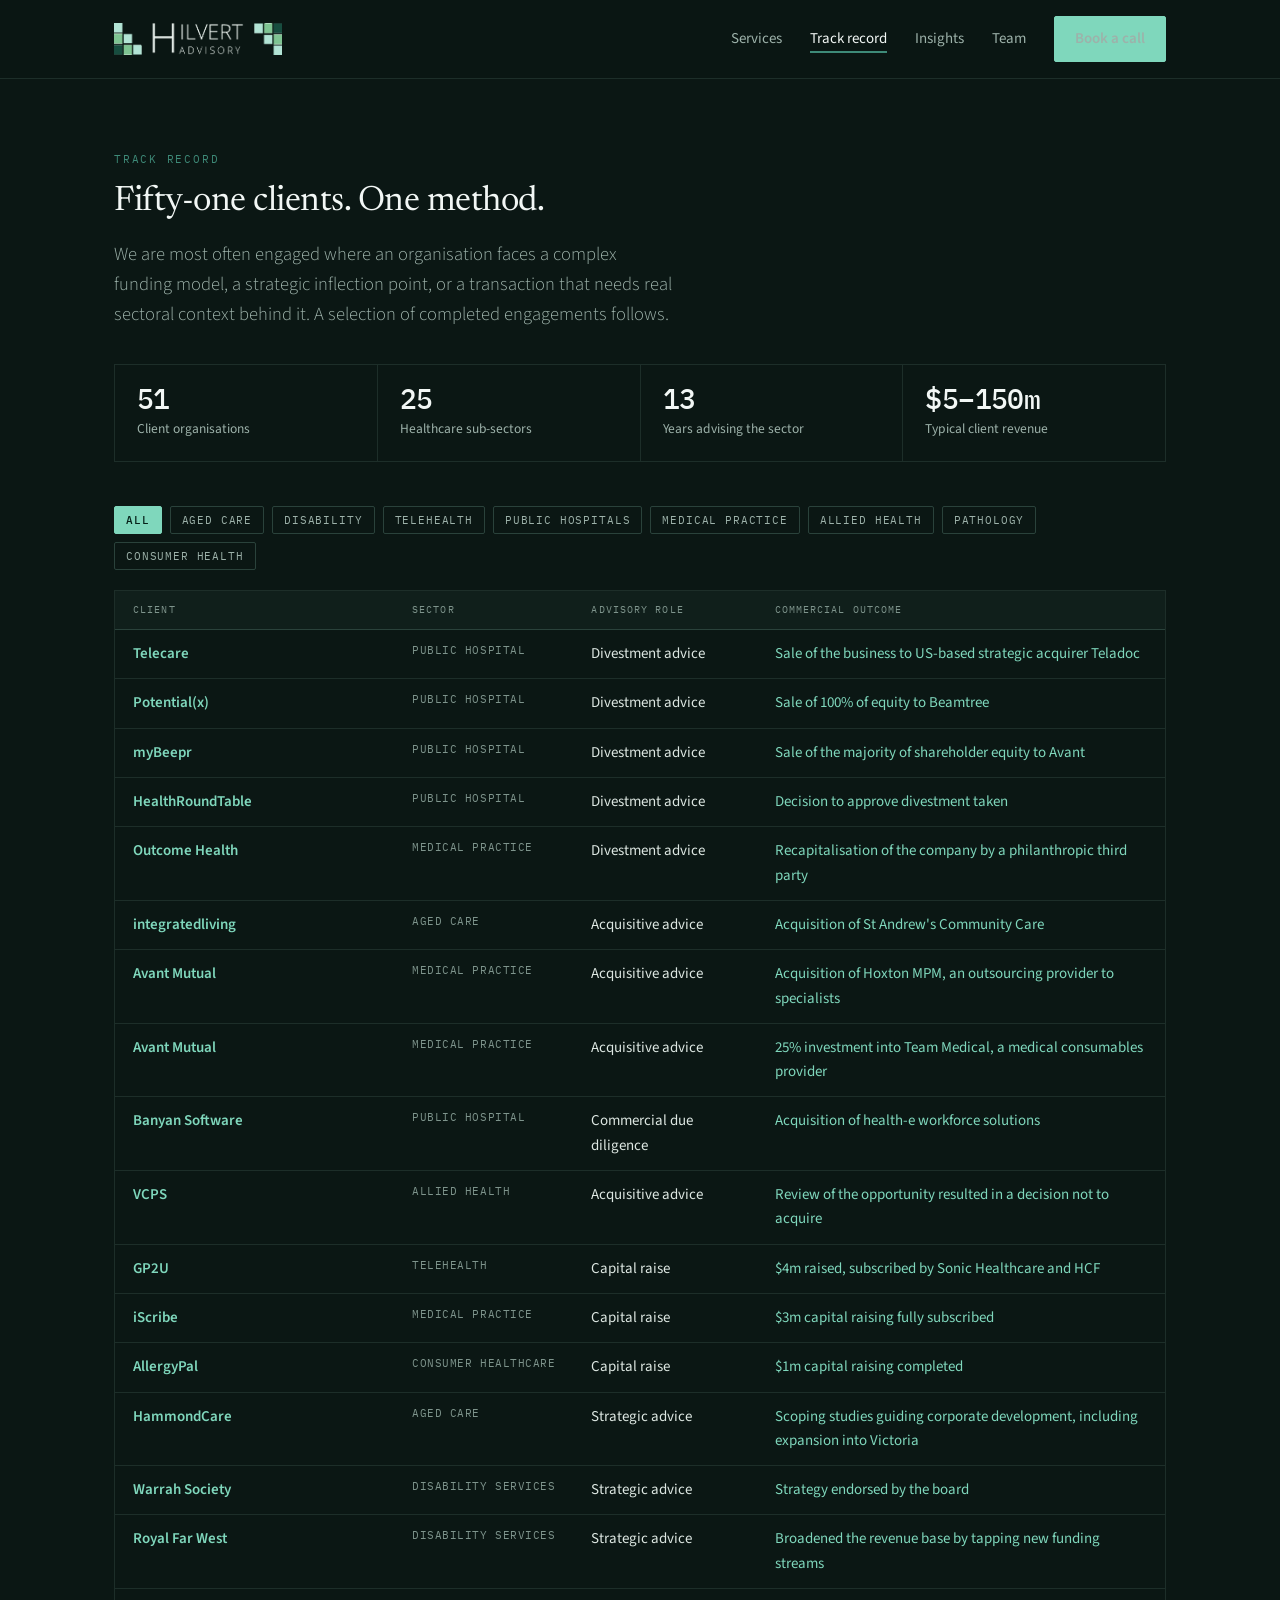
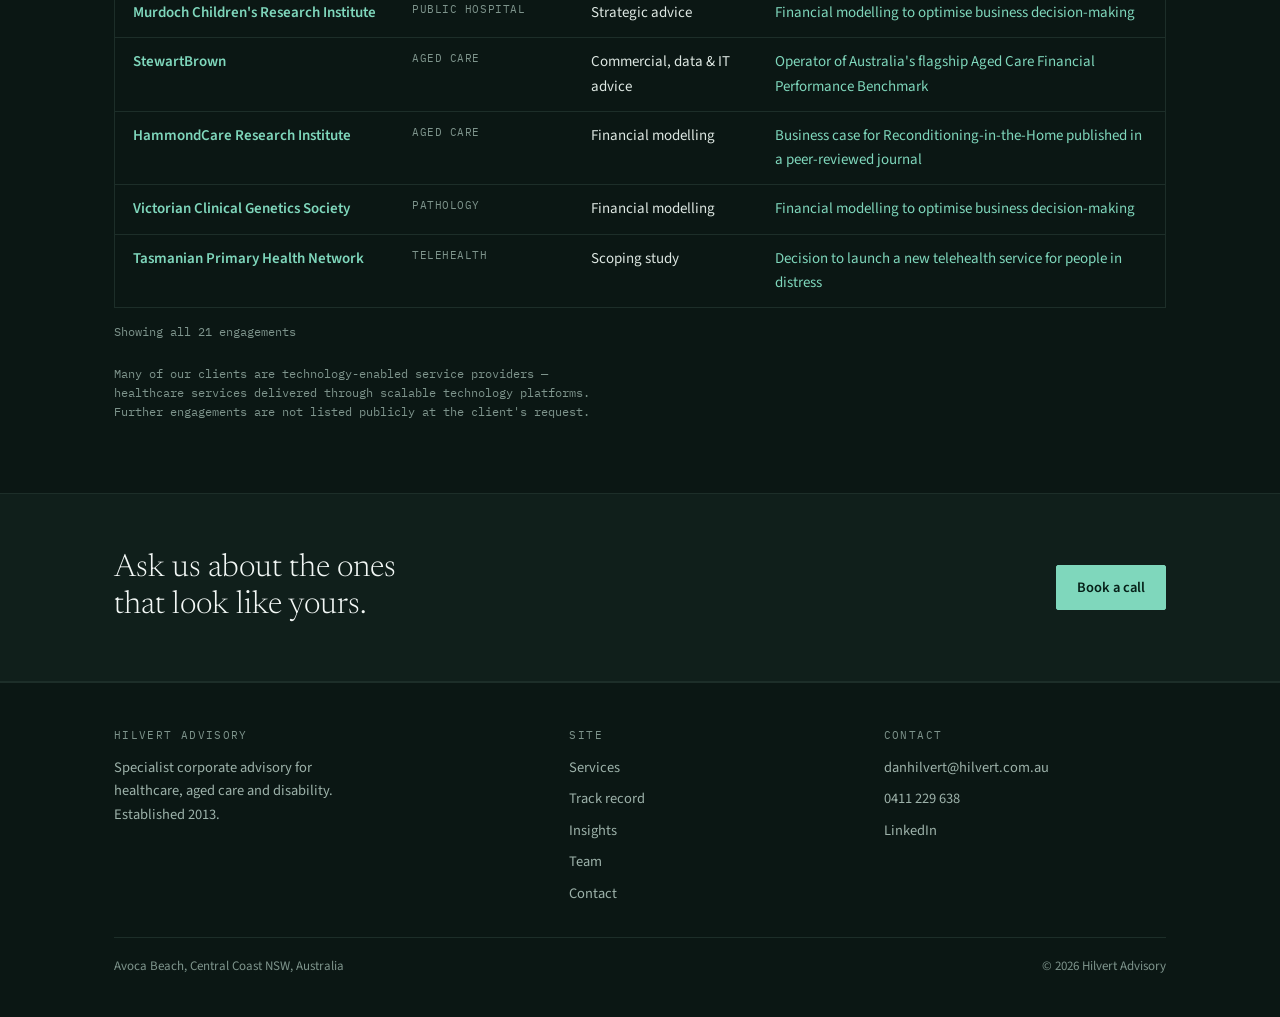
<file: track-record.html>
<!DOCTYPE html>
<html lang="en-AU">
<head>
<meta charset="utf-8">
<meta name="viewport" content="width=device-width, initial-scale=1">
<title>Track record — Hilvert Advisory</title>
<meta name="description" content="Completed healthcare advisory engagements and their commercial outcomes — divestments, acquisitions, capital raises and strategic reviews across aged care, disability, telehealth and hospitals.">
<link rel="canonical" href="https://www.hilvert.com.au/track-record.html">
<meta property="og:type" content="website">
<meta property="og:site_name" content="Hilvert Advisory">
<meta property="og:url" content="https://www.hilvert.com.au/track-record.html">
<meta property="og:title" content="Track record — Hilvert Advisory">
<meta property="og:description" content="Completed healthcare advisory engagements and their commercial outcomes — divestments, acquisitions, capital raises and strategic reviews across aged care, disability, telehealth and hospitals.">
<meta property="og:image" content="https://www.hilvert.com.au/assets/og.png">
<meta property="og:image:width" content="1200">
<meta property="og:image:height" content="630">
<meta name="twitter:card" content="summary_large_image">
<link rel="icon" href="/assets/favicon.svg" type="image/svg+xml">
<link rel="preconnect" href="https://fonts.gstatic.com" crossorigin>
<link rel="stylesheet" href="https://fonts.googleapis.com/css2?family=Newsreader:opsz,wght@6..72,300;6..72,400;6..72,500&family=Source+Sans+3:wght@300;400;600;700&family=IBM+Plex+Mono:wght@400;500&display=swap">
<link rel="stylesheet" href="/assets/site.css">
</head>
<body>
<a class="skip" href="#main">Skip to content</a>

<header class="site-head">
  <div class="wrap">
    <a class="brand" href="/" aria-label="Hilvert Advisory — home">
      <img src="/assets/images/hilvert-logo-light.png" alt="Hilvert Advisory"
           width="383" height="73" fetchpriority="high">
    </a>
    <button class="navtoggle" aria-expanded="false" aria-controls="nav">Menu</button>
    <nav class="nav" id="nav" aria-label="Main">
      <a href="/services.html">Services</a>
      <a href="/track-record.html" aria-current="page">Track record</a>
      <a href="/insights/">Insights</a>
      <a href="/team.html">Team</a>
      <a class="btn" href="/contact.html">Book a call</a>
    </nav>
  </div>
</header>

<main id="main">

<section class="section"><div class="wrap">
  <p class="tag">Track record</p>
  <h2>Fifty-one clients. One method.</h2>
  <p class="lead">We are most often engaged where an organisation faces a complex funding model, a strategic inflection point, or a transaction that needs real sectoral context behind it. A selection of completed engagements follows.</p>
  <div class="stats" style="margin:34px 0 44px">
    <div><b>51</b><span>Client organisations</span></div>
    <div><b>25</b><span>Healthcare sub-sectors</span></div>
    <div><b>13</b><span>Years advising the sector</span></div>
    <div><b>$5–150m</b><span>Typical client revenue</span></div>
  </div>
  <div class="filters" role="group" aria-label="Filter engagements by sector"><button type="button" data-filter="all" aria-pressed="true">All</button><button type="button" data-filter="aged-care" aria-pressed="false">Aged care</button><button type="button" data-filter="disability" aria-pressed="false">Disability</button><button type="button" data-filter="telehealth" aria-pressed="false">Telehealth</button><button type="button" data-filter="hospitals" aria-pressed="false">Public hospitals</button><button type="button" data-filter="practice" aria-pressed="false">Medical practice</button><button type="button" data-filter="allied" aria-pressed="false">Allied health</button><button type="button" data-filter="pathology" aria-pressed="false">Pathology</button><button type="button" data-filter="consumer" aria-pressed="false">Consumer health</button></div>
  <div class="scroller">
    <table class="record">
      <thead><tr><th scope="col">Client</th><th scope="col">Sector</th><th scope="col">Advisory role</th><th scope="col">Commercial outcome</th></tr></thead>
      <tbody><tr data-sector="hospitals"><td><a href="https://www.telecare.com.au" target="_blank" rel="noopener">Telecare</a></td><td class="sec">Public hospital</td><td>Divestment advice</td><td class="out">Sale of the business to US-based strategic acquirer Teladoc</td></tr><tr data-sector="hospitals"><td><a href="https://beamtree.com.au/potentialx/" target="_blank" rel="noopener">Potential(x)</a></td><td class="sec">Public hospital</td><td>Divestment advice</td><td class="out">Sale of 100% of equity to Beamtree</td></tr><tr data-sector="hospitals"><td><a href="https://www.mybeepr.com" target="_blank" rel="noopener">myBeepr</a></td><td class="sec">Public hospital</td><td>Divestment advice</td><td class="out">Sale of the majority of shareholder equity to Avant</td></tr><tr data-sector="hospitals"><td><a href="https://www.healthroundtable.org" target="_blank" rel="noopener">HealthRoundTable</a></td><td class="sec">Public hospital</td><td>Divestment advice</td><td class="out">Decision to approve divestment taken</td></tr><tr data-sector="practice"><td><a href="https://www.outcomehealth.org.au" target="_blank" rel="noopener">Outcome Health</a></td><td class="sec">Medical practice</td><td>Divestment advice</td><td class="out">Recapitalisation of the company by a philanthropic third party</td></tr><tr data-sector="aged-care"><td><a href="https://integratedliving.org.au" target="_blank" rel="noopener">integratedliving</a></td><td class="sec">Aged care</td><td>Acquisitive advice</td><td class="out">Acquisition of St Andrew's Community Care</td></tr><tr data-sector="practice"><td><a href="https://www.avant.org.au" target="_blank" rel="noopener">Avant Mutual</a></td><td class="sec">Medical practice</td><td>Acquisitive advice</td><td class="out">Acquisition of Hoxton MPM, an outsourcing provider to specialists</td></tr><tr data-sector="practice"><td><a href="https://www.avant.org.au" target="_blank" rel="noopener">Avant Mutual</a></td><td class="sec">Medical practice</td><td>Acquisitive advice</td><td class="out">25% investment into Team Medical, a medical consumables provider</td></tr><tr data-sector="hospitals"><td><a href="https://banyansoftware.com" target="_blank" rel="noopener">Banyan Software</a></td><td class="sec">Public hospital</td><td>Commercial due diligence</td><td class="out">Acquisition of health-e workforce solutions</td></tr><tr data-sector="allied"><td><a href="https://www.vcps.com.au" target="_blank" rel="noopener">VCPS</a></td><td class="sec">Allied health</td><td>Acquisitive advice</td><td class="out">Review of the opportunity resulted in a decision not to acquire</td></tr><tr data-sector="telehealth"><td><a href="https://gp2u.com.au" target="_blank" rel="noopener">GP2U</a></td><td class="sec">Telehealth</td><td>Capital raise</td><td class="out">$4m raised, subscribed by Sonic Healthcare and HCF</td></tr><tr data-sector="practice"><td><a href="https://i-scribe.com.au" target="_blank" rel="noopener">iScribe</a></td><td class="sec">Medical practice</td><td>Capital raise</td><td class="out">$3m capital raising fully subscribed</td></tr><tr data-sector="consumer"><td><a href="https://www.allergypal.com.au" target="_blank" rel="noopener">AllergyPal</a></td><td class="sec">Consumer healthcare</td><td>Capital raise</td><td class="out">$1m capital raising completed</td></tr><tr data-sector="aged-care"><td><a href="https://www.hammond.com.au" target="_blank" rel="noopener">HammondCare</a></td><td class="sec">Aged care</td><td>Strategic advice</td><td class="out">Scoping studies guiding corporate development, including expansion into Victoria</td></tr><tr data-sector="disability"><td><a href="https://warrah.org.au" target="_blank" rel="noopener">Warrah Society</a></td><td class="sec">Disability services</td><td>Strategic advice</td><td class="out">Strategy endorsed by the board</td></tr><tr data-sector="disability"><td><a href="https://www.royalfarwest.org.au" target="_blank" rel="noopener">Royal Far West</a></td><td class="sec">Disability services</td><td>Strategic advice</td><td class="out">Broadened the revenue base by tapping new funding streams</td></tr><tr data-sector="hospitals"><td><a href="https://www.mcri.edu.au" target="_blank" rel="noopener">Murdoch Children's Research Institute</a></td><td class="sec">Public hospital</td><td>Strategic advice</td><td class="out">Financial modelling to optimise business decision-making</td></tr><tr data-sector="aged-care"><td><a href="https://www.stewartbrown.com.au" target="_blank" rel="noopener">StewartBrown</a></td><td class="sec">Aged care</td><td>Commercial, data &amp; IT advice</td><td class="out">Operator of Australia's flagship Aged Care Financial Performance Benchmark</td></tr><tr data-sector="aged-care"><td><a href="https://www.hammond.com.au/our-expertise/research/" target="_blank" rel="noopener">HammondCare Research Institute</a></td><td class="sec">Aged care</td><td>Financial modelling</td><td class="out">Business case for Reconditioning-in-the-Home published in a peer-reviewed journal</td></tr><tr data-sector="pathology"><td><a href="https://www.vcgs.org.au" target="_blank" rel="noopener">Victorian Clinical Genetics Society</a></td><td class="sec">Pathology</td><td>Financial modelling</td><td class="out">Financial modelling to optimise business decision-making</td></tr><tr data-sector="telehealth"><td><a href="https://primaryhealthtas.com.au" target="_blank" rel="noopener">Tasmanian Primary Health Network</a></td><td class="sec">Telehealth</td><td>Scoping study</td><td class="out">Decision to launch a new telehealth service for people in distress</td></tr></tbody>
    </table>
  </div>
  <p class="count" id="record-count">Showing all 21 engagements</p>
  <p class="count" style="margin-top:22px;max-width:70ch;line-height:1.6">Many of our clients are technology-enabled service providers — healthcare services delivered through scalable technology platforms. Further engagements are not listed publicly at the client's request.</p>
</div></section>

<section class="band"><div class="wrap">
  <h2>Ask us about the ones that look like yours.</h2>
  <a class="btn" href="/contact.html">Book a call</a>
</div></section>
</main>

<footer class="site-foot">
  <div class="wrap">
    <div class="cols">
      <div>
        <h4>Hilvert Advisory</h4>
        <p style="color:var(--text-2);max-width:34ch;margin:0">Specialist corporate advisory for healthcare, aged care and disability. Established 2013.</p>
      </div>
      <div>
        <h4>Site</h4>
        <ul>
          <li><a href="/services.html">Services</a></li>
          <li><a href="/track-record.html">Track record</a></li>
          <li><a href="/insights/">Insights</a></li>
          <li><a href="/team.html">Team</a></li>
          <li><a href="/contact.html">Contact</a></li>
        </ul>
      </div>
      <div>
        <h4>Contact</h4>
        <ul>
          <li><a href="mailto:danhilvert@hilvert.com.au">danhilvert@hilvert.com.au</a></li>
          <li><a href="tel:+61411229638">0411 229 638</a></li>
          <li><a href="https://www.linkedin.com/in/danhilvert/" rel="noopener">LinkedIn</a></li>
        </ul>
      </div>
    </div>
    <div class="fine">
      <span>Avoca Beach, Central Coast NSW, Australia</span>
      <span>© 2026 Hilvert Advisory</span>
    </div>
  </div>
</footer>

<script src="/assets/site.js" defer></script>
</body>
</html>
</file>
<file: assets/site.css>
/* Hilvert Advisory — Direction A, "The Analyst's Ledger"
   Single committed visual world: dark, quantitative, editorial. */

:root{
  --bg:#0B1714;
  --bg-2:#101F1B;
  --bg-3:#162923;
  --line:#1D2E29;
  --line-2:#2A423B;
  --text:#DDE7E2;
  --text-2:#9DB2AA;
  --text-3:#7E948C;
  --head:#F2F7F5;
  --accent:#7FD7BC;
  --accent-2:#3E8A78;
  --accent-deep:#1D4B41;
  --warn:#E0B25C;
  --serif:Newsreader,Georgia,"Times New Roman",serif;
  --sans:"Source Sans 3","Source Sans Pro",-apple-system,BlinkMacSystemFont,"Segoe UI",Helvetica,Arial,sans-serif;
  --mono:"IBM Plex Mono",ui-monospace,SFMono-Regular,Menlo,Consolas,monospace;
  --pad:clamp(20px,5vw,64px);
  --maxw:1180px;
  color-scheme:dark;
}

*,*::before,*::after{box-sizing:border-box}
html{-webkit-text-size-adjust:100%}
body{
  margin:0;background:var(--bg);color:var(--text);
  font-family:var(--sans);font-size:17px;line-height:1.62;
  -webkit-font-smoothing:antialiased;text-rendering:optimizeLegibility;
}
img{max-width:100%;height:auto;display:block}
a{color:var(--accent);text-decoration:none}
a:hover{text-decoration:underline;text-underline-offset:3px}
a:focus-visible,button:focus-visible,input:focus-visible,textarea:focus-visible,select:focus-visible{
  outline:2px solid var(--accent);outline-offset:3px;border-radius:2px}
h1,h2,h3,h4{color:var(--head);text-wrap:balance}
p{margin:0 0 1.05em}
hr{border:0;border-top:1px solid var(--line);margin:0}

.wrap{max-width:var(--maxw);margin:0 auto;padding-left:var(--pad);padding-right:var(--pad)}
.prose{max-width:68ch}
.mono{font-family:var(--mono)}
.tag{font-family:var(--mono);font-size:10.5px;letter-spacing:.17em;text-transform:uppercase;color:var(--accent-2)}
.tag--light{color:var(--text-3)}
.skip{position:absolute;left:-9999px;top:0;background:var(--accent);color:#062018;padding:10px 16px;z-index:99}
.skip:focus{left:8px;top:8px}

/* ---------- header ---------- */
.site-head{position:sticky;top:0;z-index:50;background:rgba(11,23,20,.92);
  backdrop-filter:saturate(140%) blur(8px);border-bottom:1px solid var(--line)}
.site-head .wrap{display:flex;align-items:center;justify-content:space-between;gap:20px;
  padding-top:16px;padding-bottom:16px}
.brand{display:flex;align-items:center;flex:none}
.brand img{display:block;height:32px;width:auto}
.brand:hover{text-decoration:none;opacity:.85}
.nav{display:flex;align-items:center;gap:28px}
.nav a{color:var(--text-2);font-size:15px}
.nav a:hover,.nav a[aria-current="page"]{color:var(--head);text-decoration:none}
.nav a[aria-current="page"]{box-shadow:0 2px 0 var(--accent-2)}
.btn{display:inline-block;background:var(--accent);color:#062018;font-weight:600;font-size:14.5px;
  padding:10px 20px;border-radius:2px;border:1px solid var(--accent)}
.btn:hover{background:#96e2ca;text-decoration:none}
.btn--ghost{background:transparent;color:var(--accent);border-color:var(--accent-deep)}
.btn--ghost:hover{background:rgba(127,215,188,.08);color:var(--accent)}
.navtoggle{display:none;background:none;border:1px solid var(--line-2);color:var(--text);
  font-family:var(--mono);font-size:11px;letter-spacing:.1em;text-transform:uppercase;padding:8px 12px;
  border-radius:2px;cursor:pointer}

@media (max-width:900px){
  .navtoggle{display:block}
  .nav{position:absolute;left:0;right:0;top:100%;flex-direction:column;align-items:stretch;gap:0;
    background:var(--bg-2);border-bottom:1px solid var(--line);padding:6px 0}
  .nav[hidden]{display:none}
  .nav a{padding:13px var(--pad);border-top:1px solid var(--line)}
  .nav .btn{margin:12px var(--pad);text-align:center}
}

/* ---------- hero ---------- */
.hero{padding:clamp(44px,7vw,76px) 0 clamp(36px,5vw,54px)}
.hero .grid{display:grid;grid-template-columns:1.02fr .98fr;gap:clamp(28px,5vw,52px);align-items:center}
.hero h1{font-family:var(--serif);font-weight:300;font-size:clamp(33px,5.2vw,46px);line-height:1.08;
  letter-spacing:-.018em;margin:16px 0 18px;max-width:16ch}
.hero h1 em{font-style:normal;color:var(--accent)}
.hero .lede{font-size:17.5px;line-height:1.62;color:var(--text-2);max-width:46ch;margin:0 0 26px;font-weight:300}
.hero .cta-row{display:flex;flex-wrap:wrap;gap:14px;align-items:center}
@media (max-width:860px){.hero .grid{grid-template-columns:1fr}}

/* ---------- chart card ---------- */
.card{background:var(--bg-2);border:1px solid var(--line);border-radius:3px;padding:22px 24px 16px}
.card h3{font-size:14.5px;font-weight:600;margin:0 0 3px;color:var(--text)}
.card .sub{font-family:var(--mono);font-size:10.5px;color:var(--text-3);letter-spacing:.07em;
  text-transform:uppercase;margin:0 0 16px}
.card figcaption{font-size:13px;color:var(--text-3);margin-top:12px;line-height:1.5}
figure{margin:0}

/* ---------- service strip ---------- */
.striprow{border-top:1px solid var(--line);border-bottom:1px solid var(--line)}
.strip{display:grid;grid-template-columns:repeat(5,1fr);
  max-width:var(--maxw);margin:0 auto;padding-left:var(--pad);padding-right:var(--pad)}
.strip > *{padding:22px 20px 24px;border-right:1px solid var(--line);color:inherit;min-width:0}
.strip > *:first-child{padding-left:0}
.strip > *:last-child{padding-right:0}
.strip > *:last-child{border-right:0}
.strip a:hover{background:var(--bg-2);text-decoration:none}
.strip .n{display:block;font-family:var(--mono);font-size:11px;color:var(--accent-2);
  letter-spacing:.08em;margin-bottom:9px}
.strip .t{display:block;font-size:15.5px;color:var(--head);line-height:1.28;font-weight:600;
  text-wrap:balance}
.strip p{margin:6px 0 0;font-size:13.5px;color:var(--text-3);line-height:1.5}
@media (max-width:980px){
  .strip{grid-template-columns:repeat(2,1fr)}
  .strip > *{border-bottom:1px solid var(--line);padding-left:20px;padding-right:20px}
  .strip > *:first-child,.strip > *:last-child{padding-left:20px;padding-right:20px}
  .strip > *:nth-child(2n){border-right:0}
  .strip > *:nth-last-child(-n+1){border-bottom:0}
}
@media (max-width:560px){
  .strip{grid-template-columns:1fr}
  .strip > *{border-right:0;padding-left:0;padding-right:0}
  .strip > *:first-child,.strip > *:last-child{padding-left:0;padding-right:0}
}

/* ---------- generic section ---------- */
.section{padding:clamp(44px,6vw,72px) 0}
.section--rule{border-top:1px solid var(--line)}
.section > .wrap > .tag{display:block;margin-bottom:14px}
.section h2{font-family:var(--serif);font-weight:400;font-size:clamp(26px,3.6vw,35px);line-height:1.14;
  letter-spacing:-.014em;margin:0 0 18px}
.section h3{font-family:var(--sans);font-weight:600;font-size:17px;margin:32px 0 8px}
.lead{font-size:18.5px;color:var(--text-2);font-weight:300;max-width:62ch}

/* ---------- deal grid ---------- */
.deals{display:grid;grid-template-columns:repeat(3,1fr);gap:1px;background:var(--line);
  border:1px solid var(--line)}
.deals > div{background:var(--bg);padding:18px 20px 20px}
.deals b{display:block;font-size:15.5px;color:var(--head);font-weight:600;margin-bottom:2px}
.deals span{font-size:13.5px;color:var(--text-2);line-height:1.5}
@media (max-width:820px){.deals{grid-template-columns:1fr}}

/* ---------- stat row ---------- */
.stats{display:grid;grid-template-columns:repeat(auto-fit,minmax(150px,1fr));gap:1px;
  background:var(--line);border:1px solid var(--line)}
.stats > div{background:var(--bg);padding:20px 22px 22px}
.stats b{display:block;font-family:var(--mono);font-size:28px;font-weight:500;letter-spacing:-.02em;
  color:var(--head);font-variant-numeric:tabular-nums;line-height:1}
.stats span{display:block;font-size:13.5px;color:var(--text-2);margin-top:7px;line-height:1.4}

/* ---------- track record table ---------- */
.filters{display:flex;flex-wrap:wrap;gap:8px;margin:0 0 20px}
.filters button{font-family:var(--mono);font-size:10.5px;letter-spacing:.08em;text-transform:uppercase;
  background:transparent;border:1px solid var(--line-2);color:var(--text-2);padding:6px 11px;
  border-radius:2px;cursor:pointer}
.filters button:hover{border-color:var(--accent-deep);color:var(--text)}
.filters button[aria-pressed="true"]{background:var(--accent);border-color:var(--accent);color:#062018;font-weight:500}
.scroller{overflow-x:auto;border:1px solid var(--line)}
table.record{border-collapse:collapse;width:100%;min-width:680px;font-size:15px}
table.record th{font-family:var(--mono);font-size:10px;letter-spacing:.11em;text-transform:uppercase;
  color:var(--text-3);font-weight:400;text-align:left;padding:11px 18px;background:var(--bg-2);
  border-bottom:1px solid var(--line-2)}
table.record td{padding:12px 18px;border-bottom:1px solid var(--line);vertical-align:top}
table.record tr:last-child td{border-bottom:0}
table.record td:first-child{color:var(--head);font-weight:600;white-space:nowrap}
table.record .sec{font-family:var(--mono);font-size:11px;color:var(--text-3);text-transform:uppercase;
  letter-spacing:.05em;white-space:nowrap}
table.record .out{color:var(--accent)}
.count{font-family:var(--mono);font-size:12px;color:var(--text-3);margin:14px 0 0}

/* ---------- insight cards ---------- */
.posts{display:grid;grid-template-columns:repeat(auto-fit,minmax(280px,1fr));gap:1px;
  background:var(--line);border:1px solid var(--line)}
.posts article{background:var(--bg);padding:24px 24px 26px;display:flex;flex-direction:column;gap:9px}
.posts .meta{font-family:var(--mono);font-size:10.5px;letter-spacing:.1em;text-transform:uppercase;color:var(--text-3)}
.posts h3{font-family:var(--serif);font-weight:400;font-size:22px;line-height:1.2;margin:0;letter-spacing:-.01em}
.posts h3 a{color:var(--head)}
.posts h3 a:hover{color:var(--accent);text-decoration:none}
.posts p{margin:0;font-size:15px;color:var(--text-2);line-height:1.55}
.posts .more{margin-top:auto;padding-top:6px;font-family:var(--mono);font-size:11.5px;letter-spacing:.06em}

/* ---------- article ---------- */
.article{padding:clamp(40px,6vw,64px) 0 20px}
.article h1{font-family:var(--serif);font-weight:300;font-size:clamp(31px,4.8vw,44px);line-height:1.1;
  letter-spacing:-.018em;margin:14px 0 18px;max-width:20ch}
.article .byline{font-family:var(--mono);font-size:12px;color:var(--text-3);display:flex;flex-wrap:wrap;gap:6px 20px}
.article .body{max-width:68ch;font-size:18px}
.article .body h2{font-family:var(--serif);font-weight:400;font-size:27px;margin:38px 0 12px;letter-spacing:-.01em}
.article .body ul{padding-left:1.15em;color:var(--text-2)}
.article .body li{margin-bottom:.5em}
.article .body strong{color:var(--head)}
.pullquote{border-left:2px solid var(--accent-deep);padding:4px 0 4px 22px;margin:30px 0;
  font-family:var(--serif);font-size:23px;line-height:1.35;color:var(--head);font-weight:300}

/* ---------- testimonials ---------- */
.quotes{display:grid;grid-template-columns:repeat(auto-fit,minmax(330px,1fr));gap:1px;
  background:var(--line);border:1px solid var(--line)}
.quotes--one{max-width:760px}
.quotes figure{background:var(--bg);margin:0;padding:30px 30px 28px;display:flex;
  flex-direction:column;gap:20px}
.quotes blockquote{margin:0;font-family:var(--serif);font-weight:300;font-size:21px;
  line-height:1.42;color:var(--head);letter-spacing:-.005em}
.quotes blockquote::before{content:"";display:block;width:26px;height:2px;
  background:var(--accent-2);margin-bottom:18px}
.quotes figcaption{margin-top:auto;display:flex;flex-direction:column;gap:2px}
.quotes .who{font-size:15.5px;color:var(--text);font-weight:600}
.quotes .where{font-family:var(--mono);font-size:11px;letter-spacing:.09em;
  text-transform:uppercase;color:var(--text-3)}
@media (max-width:560px){
  .quotes figure{padding:24px 22px}
  .quotes blockquote{font-size:19px}
}

/* ---------- people ---------- */
.people{display:grid;grid-template-columns:repeat(auto-fit,minmax(250px,1fr));gap:28px 32px}
.person{border-top:2px solid var(--accent-deep);padding-top:14px}
.person b{display:block;font-size:17px;color:var(--head);font-weight:600}
.person .role{font-family:var(--mono);font-size:11px;letter-spacing:.08em;text-transform:uppercase;
  color:var(--text-3);margin:3px 0 9px}
.person p{margin:0;font-size:15px;color:var(--text-2);line-height:1.55}

/* ---------- checklist ---------- */
.checks{list-style:none;padding:0;margin:0;display:grid;grid-template-columns:repeat(2,1fr);gap:0 32px}
.checks li{position:relative;padding:11px 0 11px 26px;border-bottom:1px solid var(--line);
  color:var(--text-2);font-size:15.5px;line-height:1.5}
.checks li::before{content:"";position:absolute;left:0;top:19px;width:9px;height:9px;
  background:var(--accent-2);border-radius:1px}
@media (max-width:760px){.checks{grid-template-columns:1fr}}

/* ---------- contact ---------- */
.contact-grid{display:grid;grid-template-columns:1fr 1fr;gap:clamp(28px,5vw,56px);align-items:start}
@media (max-width:820px){.contact-grid{grid-template-columns:1fr}}
form.enquiry{display:flex;flex-direction:column;gap:16px}
form.enquiry label{display:flex;flex-direction:column;gap:6px;font-size:14px;color:var(--text-2)}
form.enquiry .req{color:var(--accent-2)}
form.enquiry input,form.enquiry textarea,form.enquiry select{
  background:var(--bg-2);border:1px solid var(--line-2);color:var(--text);font:inherit;font-size:16px;
  padding:11px 13px;border-radius:2px;width:100%}
form.enquiry textarea{min-height:130px;resize:vertical}
form.enquiry .hp{position:absolute;left:-9999px}
.dl{display:grid;grid-template-columns:auto 1fr;gap:10px 20px;font-size:16px;margin:0}
.dl dt{font-family:var(--mono);font-size:10.5px;letter-spacing:.1em;text-transform:uppercase;
  color:var(--text-3);padding-top:5px}
.dl dd{margin:0;color:var(--text)}

/* ---------- CTA band ---------- */
.band{background:var(--bg-2);border-top:1px solid var(--line);border-bottom:1px solid var(--line)}
.band .wrap{padding-top:clamp(38px,5vw,56px);padding-bottom:clamp(38px,5vw,56px);
  display:flex;flex-wrap:wrap;gap:26px;align-items:center;justify-content:space-between}
.band h2{font-family:var(--serif);font-weight:300;font-size:clamp(24px,3.4vw,32px);margin:0;max-width:22ch;
  line-height:1.16}

/* ---------- footer ---------- */
.site-foot{border-top:1px solid var(--line);padding:44px 0 40px;font-size:14.5px;color:var(--text-3)}
.site-foot .cols{display:grid;grid-template-columns:1.5fr 1fr 1fr;gap:32px;margin-bottom:32px}
.site-foot h4{font-family:var(--mono);font-size:10.5px;letter-spacing:.13em;text-transform:uppercase;
  color:var(--text-3);font-weight:400;margin:0 0 12px}
.site-foot ul{list-style:none;margin:0;padding:0;display:flex;flex-direction:column;gap:8px}
.site-foot a{color:var(--text-2)}
.site-foot a:hover{color:var(--accent)}
.site-foot .fine{border-top:1px solid var(--line);padding-top:18px;display:flex;flex-wrap:wrap;
  gap:8px 24px;justify-content:space-between;font-size:13px}
@media (max-width:760px){.site-foot .cols{grid-template-columns:1fr;gap:26px}}

@media (prefers-reduced-motion:reduce){
  *{animation-duration:.01ms!important;animation-iteration-count:1!important;transition-duration:.01ms!important;
    scroll-behavior:auto!important}
}

/* ---------- small screens ---------- */
@media (max-width:900px){
  .brand img{height:27px}
}
@media (max-width:560px){
  :root{--pad:20px}
  body{font-size:16.5px}
  .brand img{height:24px}
  .hero{padding-top:34px}
  .hero .cta-row{gap:10px}
  .hero .cta-row .btn{flex:1 1 auto;text-align:center}
  .card{padding:18px 16px 14px}
  .band .wrap{flex-direction:column;align-items:flex-start;gap:20px}
  .stats{grid-template-columns:repeat(2,1fr)}
  .dl{grid-template-columns:1fr;gap:2px 0}
  .dl dt{padding-top:12px}
  .filters button{font-size:11px;padding:7px 10px}
  table.record{font-size:14px}
  table.record th,table.record td{padding:10px 14px}
}
/* Never let anything push the page sideways on a phone */
html,body{overflow-x:hidden;max-width:100%}
</file>
